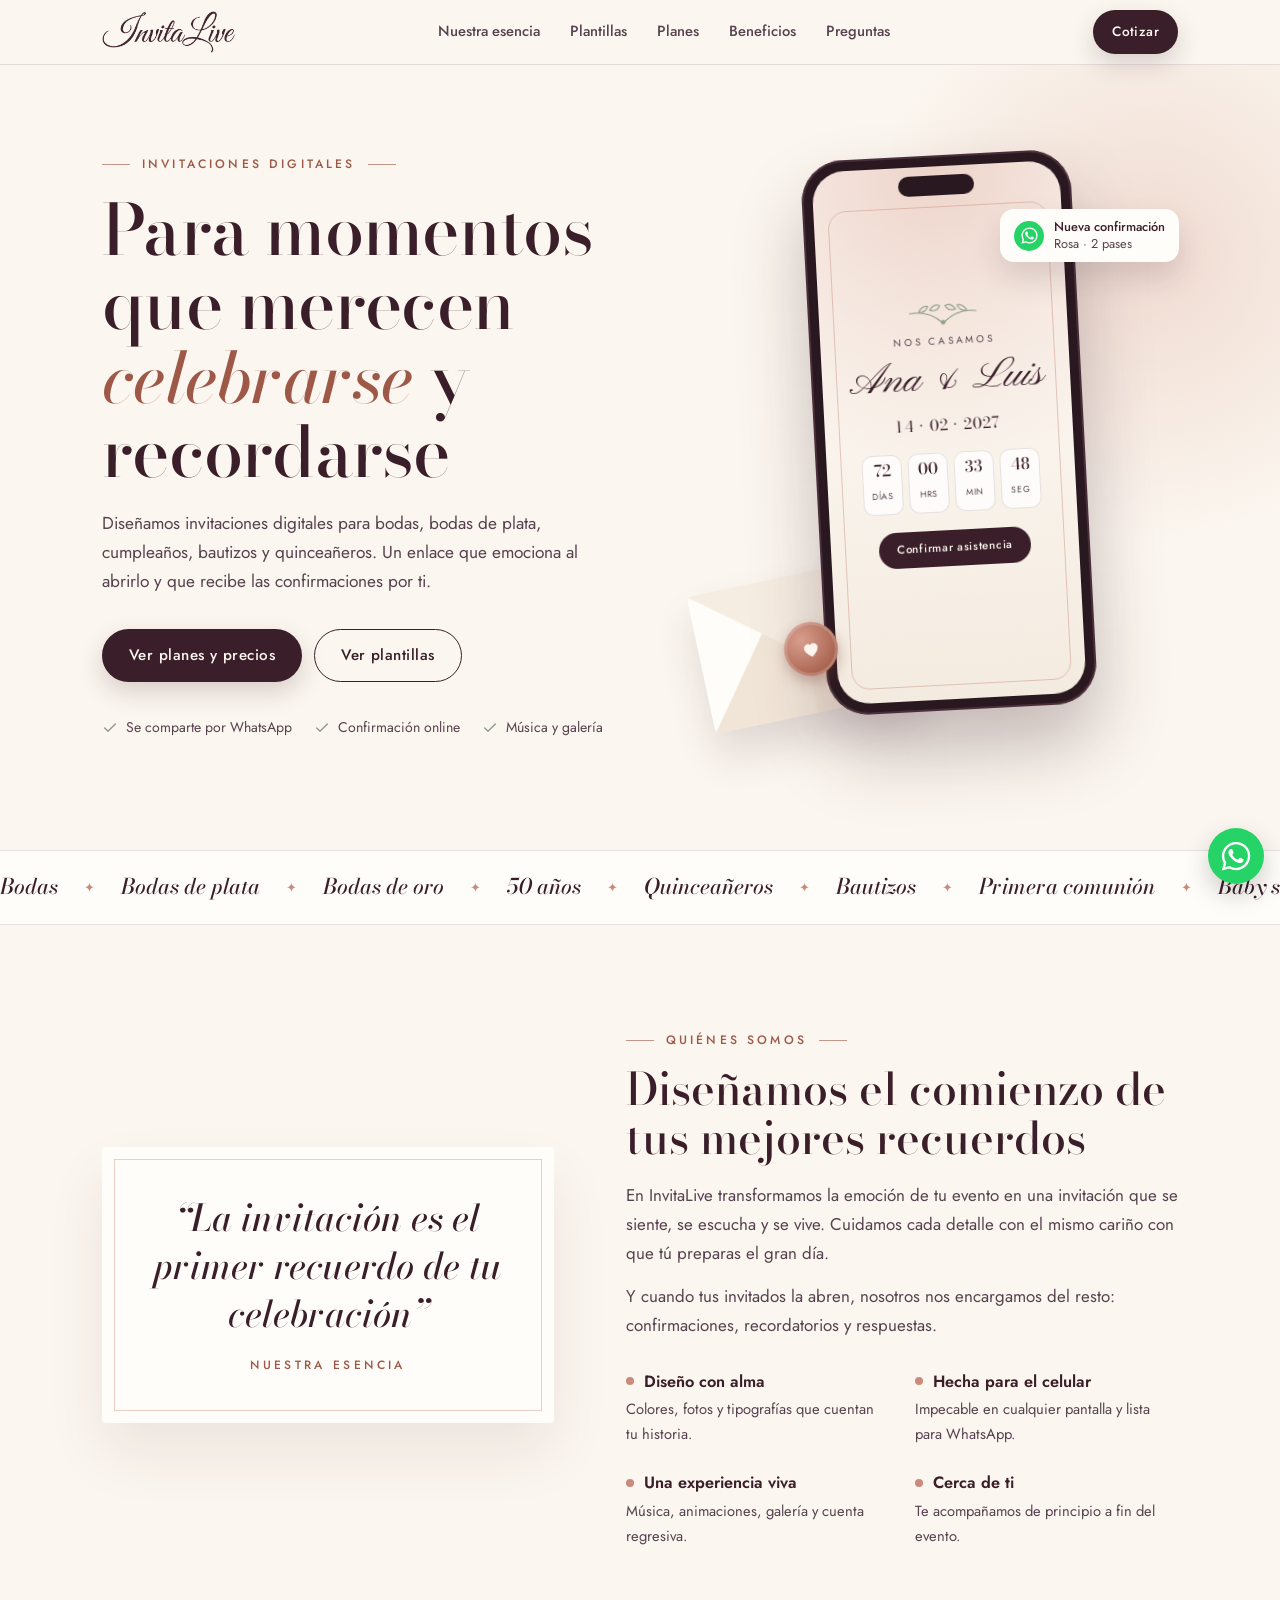
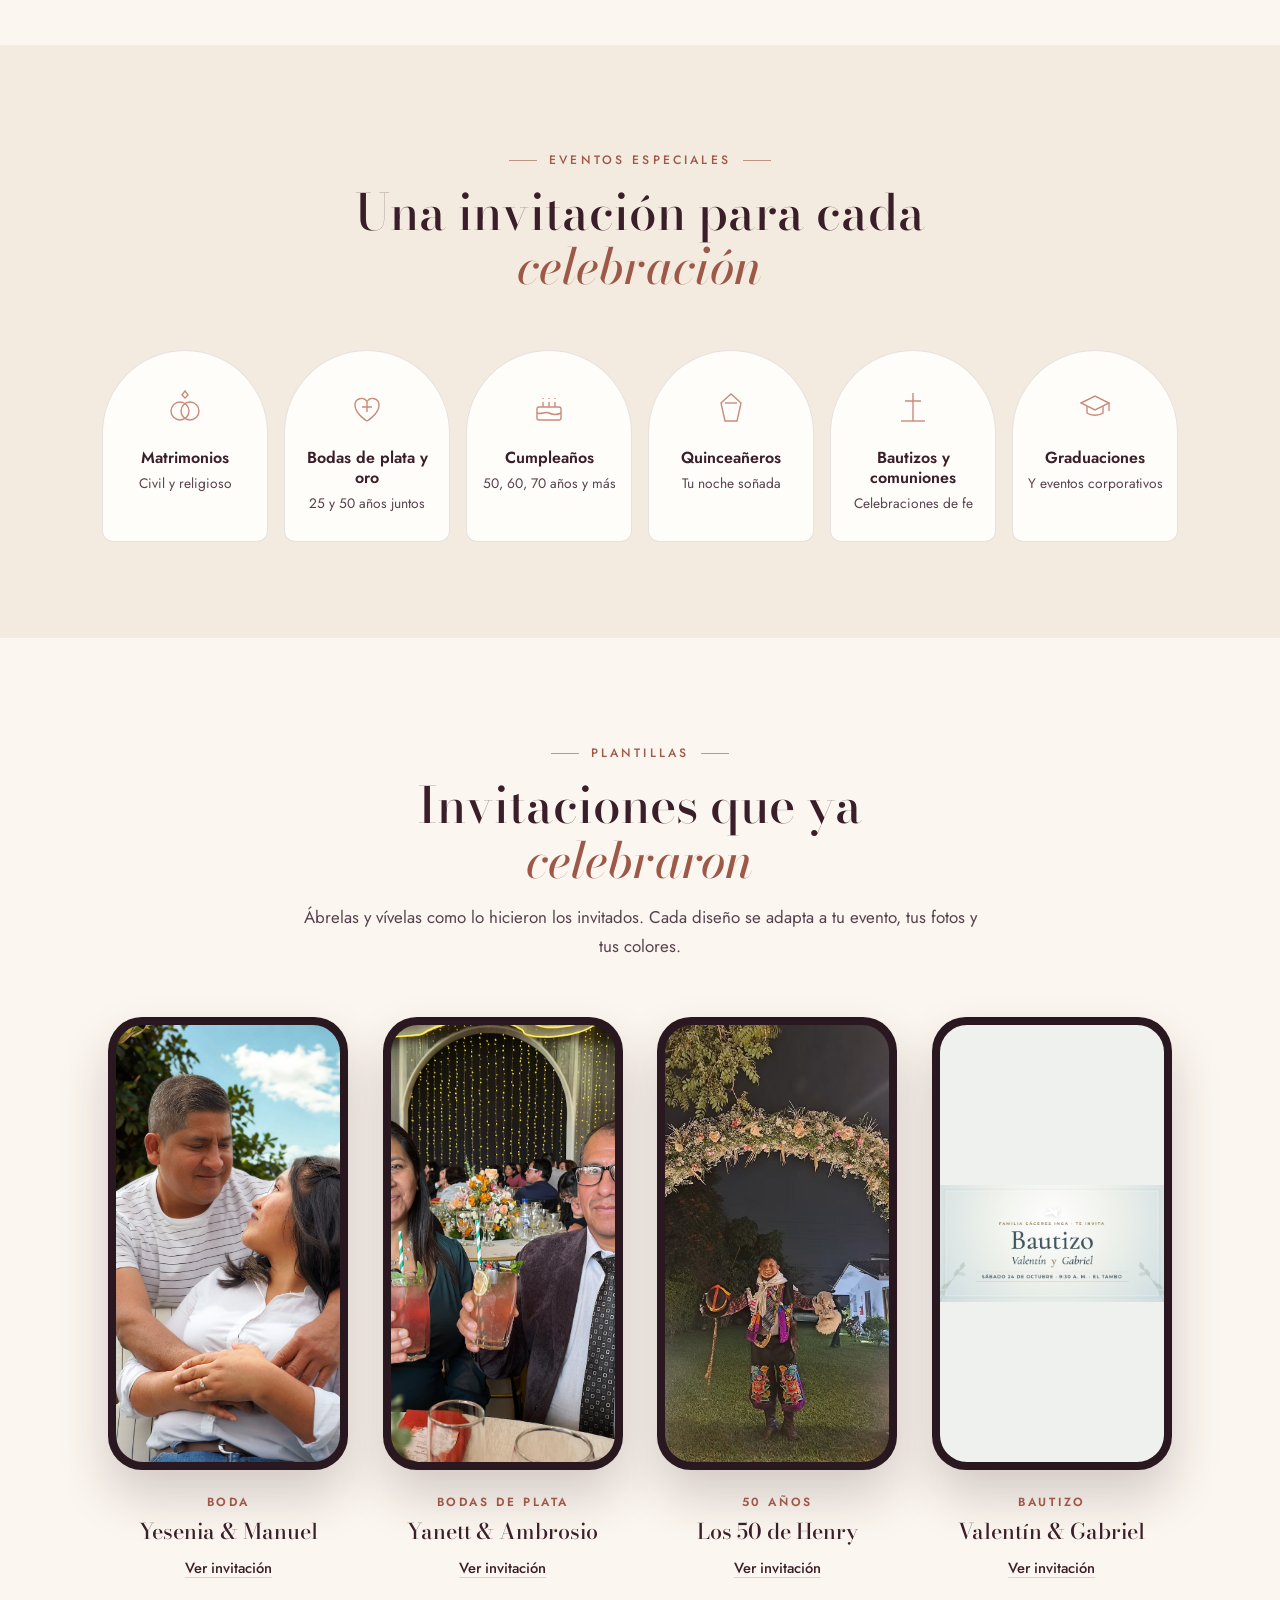
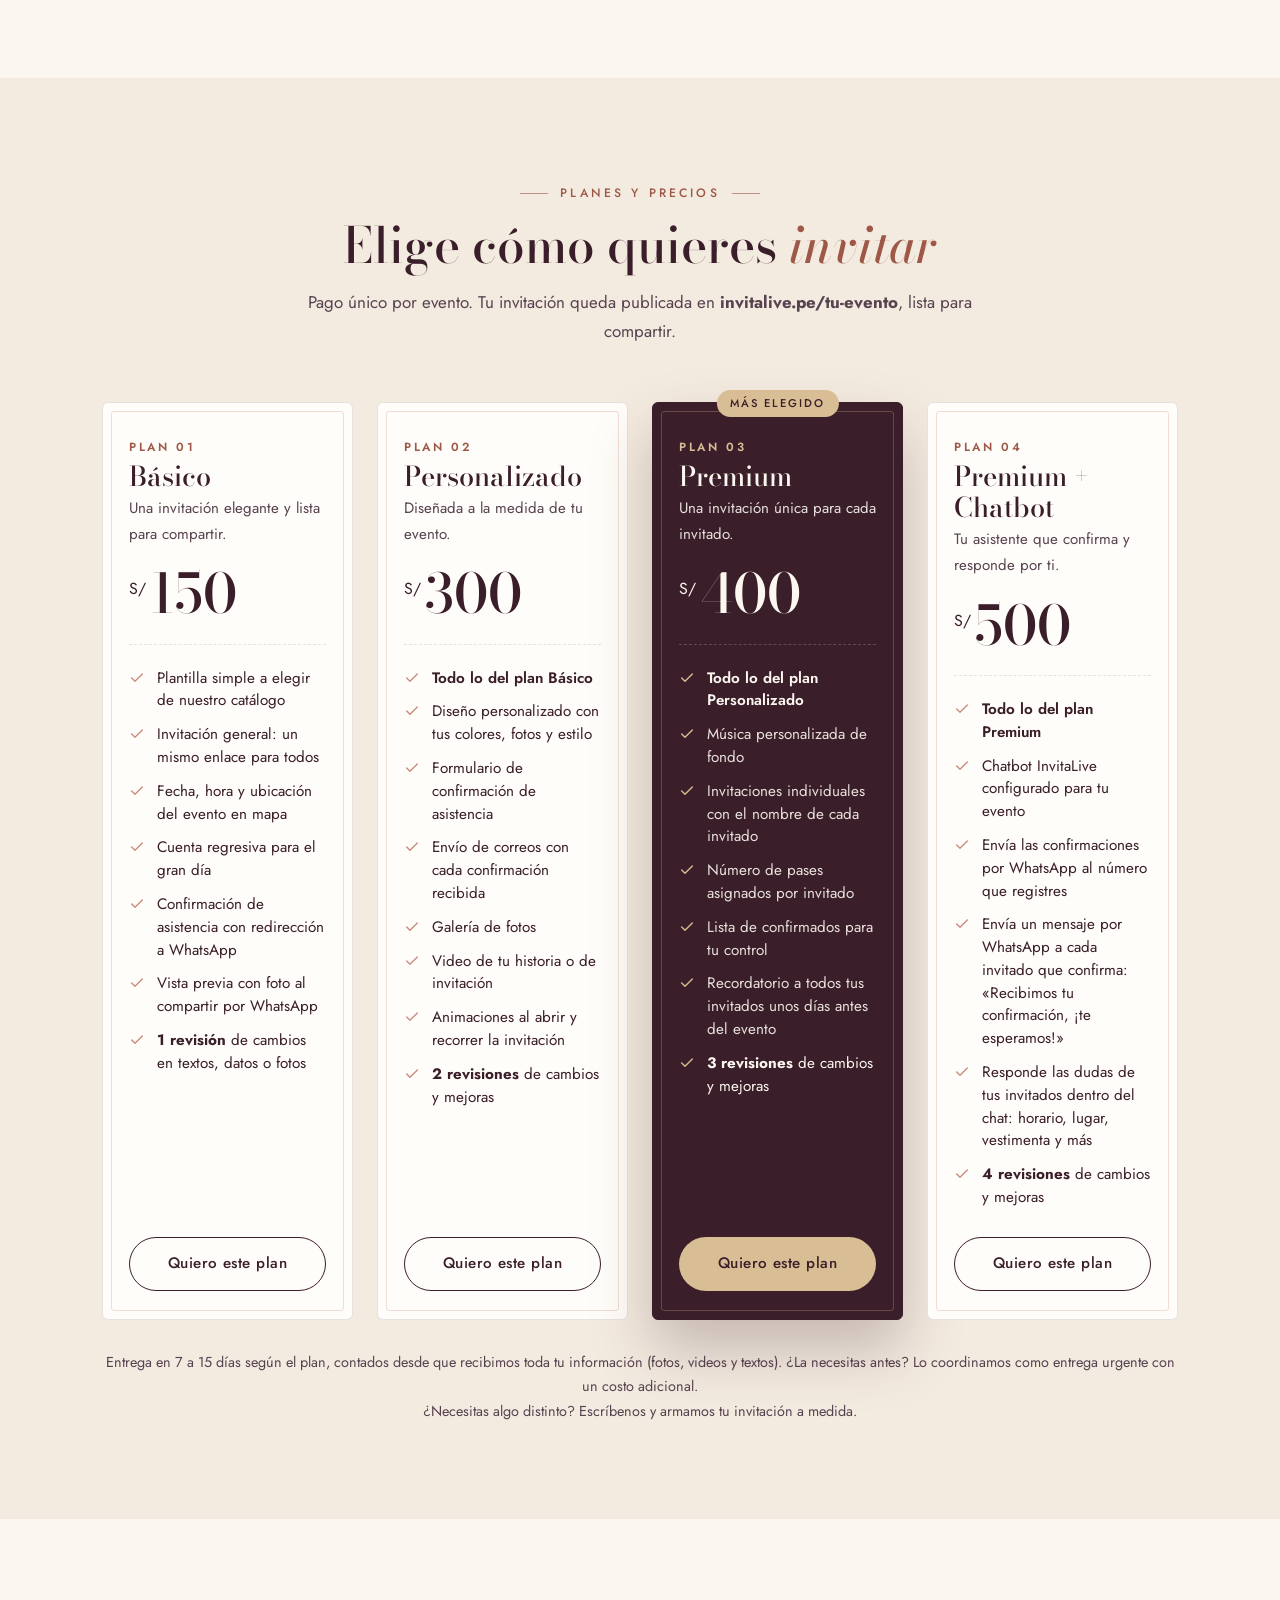
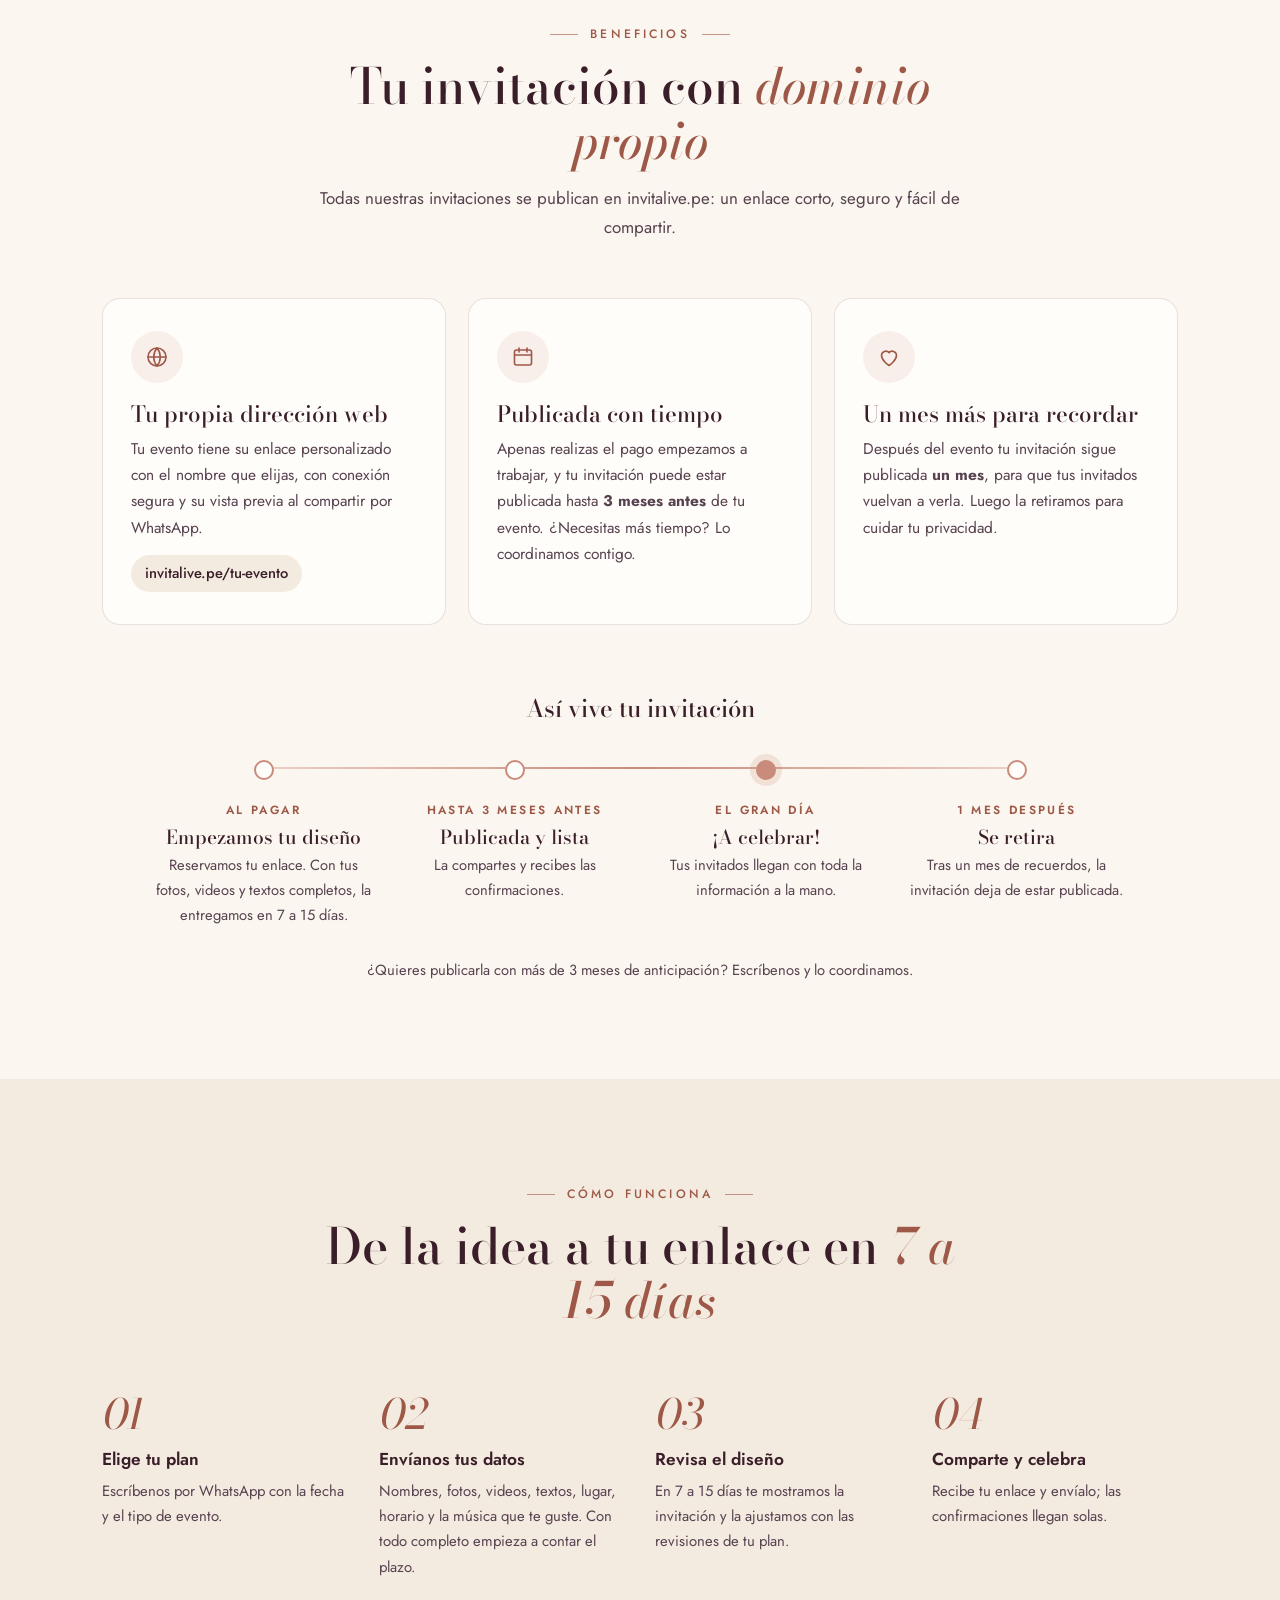
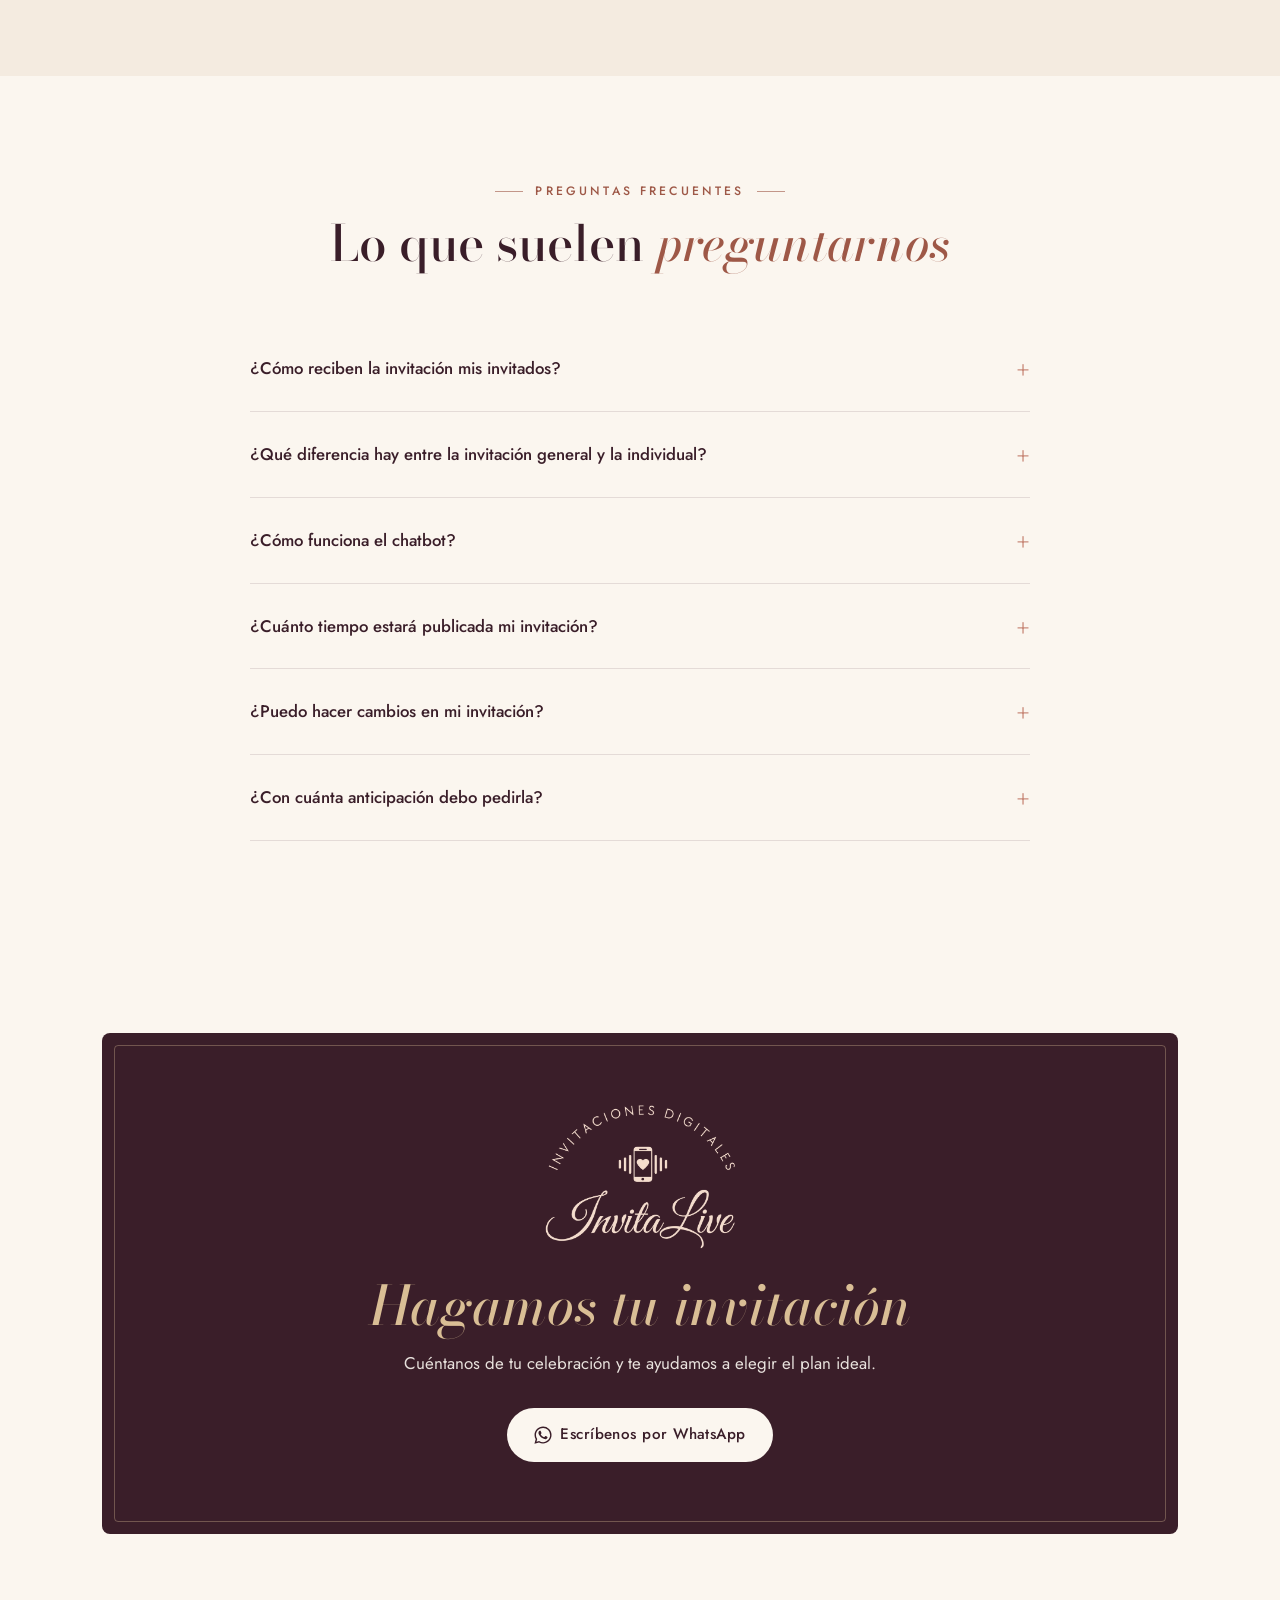
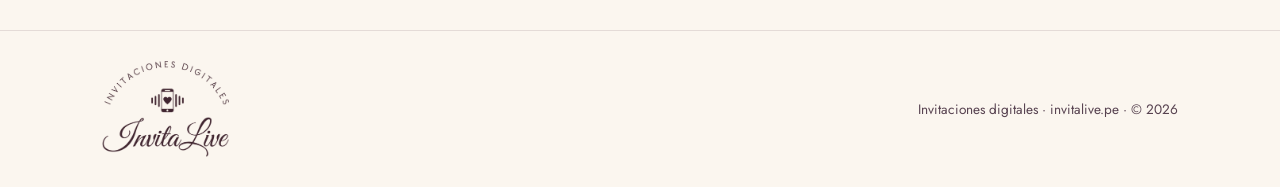
<file: index.html>
<!doctype html>
<html lang="es">
  <head>
    <meta charset="UTF-8" />
    <meta name="viewport" content="width=device-width, initial-scale=1.0" />
    <title>InvitaLive · Invitaciones digitales</title>
    <meta name="description" content="Invitaciones digitales para bodas, bodas de plata, cumpleaños, bautizos y quinceañeros. Diseños elegantes, confirmación online, música y chatbot. Planes desde S/ 150." />
    <meta name="theme-color" content="#FBF6EF" />
    <meta property="og:type" content="website" />
    <meta property="og:url" content="https://invitalive.pe/" />
    <meta property="og:title" content="InvitaLive · Invitaciones digitales" />
    <meta property="og:description" content="Para momentos que merecen celebrarse y recordarse. Planes desde S/ 150." />
    <meta property="og:image" content="https://invitalive.pe/img/compartir.jpg" />
    <link rel="icon" type="image/png" href="img/icono.png" />
    <link rel="apple-touch-icon" href="img/icono.png" />
    <link rel="preconnect" href="https://fonts.googleapis.com" />
    <link rel="preconnect" href="https://fonts.gstatic.com" crossorigin />
    <link href="https://fonts.googleapis.com/css2?family=Bodoni+Moda:ital,opsz,wght@0,6..96,400;0,6..96,500;0,6..96,600;1,6..96,400;1,6..96,500&family=Pinyon+Script&family=Jost:wght@400;500;600&display=swap" rel="stylesheet" />
    <style>
      :root {
        --papel: #FBF6EF;
        --papel-2: #F4EBE0;
        --blanco: #FFFDF9;
        --tinta: #3A1E29;
        --tinta-suave: #574250;
        --rosa: #C98B7B;
        --rosa-texto: #9E5847;
        --rosa-claro: #EBCFC4;
        --champan: #D9BE95;
        --salvia: #8E9C86;
        --linea: rgba(58, 30, 41, 0.12);
        --wsp: #25D366;
        --titulo: 'Bodoni Moda', Georgia, serif;
        --script: 'Pinyon Script', cursive;
        --texto: 'Jost', system-ui, sans-serif;
      }
      * { box-sizing: border-box; margin: 0; padding: 0; }
      html { scroll-behavior: smooth; scroll-padding-top: 72px; }
      body {
        background: var(--papel);
        color: var(--tinta);
        font-family: var(--texto);
        font-weight: 400;
        font-size: 1.06rem;
        line-height: 1.7;
        overflow-x: hidden;
      }
      img { display: block; max-width: 100%; }
      a { color: inherit; }
      .contenedor { width: 100%; max-width: 1140px; margin: 0 auto; padding: 0 16px; }
      @media (min-width: 640px) { .contenedor { padding: 0 32px; } }

      .script { font-family: var(--script); font-weight: 400; color: var(--rosa); }
      .antetitulo {
        display: inline-flex; align-items: center; gap: 12px;
        font-size: 0.76rem; font-weight: 500; letter-spacing: 0.26em; text-transform: uppercase; color: var(--rosa-texto);
      }
      .antetitulo::before, .antetitulo::after { content: ''; width: 28px; height: 1px; background: currentColor; opacity: .6; }

      /* ---------- Botones ---------- */
      .boton {
        display: inline-flex; align-items: center; justify-content: center; gap: 8px;
        padding: 13px 26px; border-radius: 999px; border: 1px solid transparent;
        font-family: var(--texto); font-size: 0.95rem; font-weight: 500; letter-spacing: 0.03em;
        text-decoration: none; cursor: pointer; transition: transform .2s, background .2s, box-shadow .2s;
      }
      .boton:hover { transform: translateY(-2px); }
      .boton-tinta { background: var(--tinta); color: var(--papel); box-shadow: 0 10px 24px rgba(58, 30, 41, .18); }
      .boton-tinta:hover { background: #4E2938; }
      .boton-borde { border-color: var(--tinta); color: var(--tinta); background: transparent; }
      .boton-borde:hover { background: rgba(58, 30, 41, .05); }
      .boton-chico { padding: 9px 18px; font-size: 0.85rem; }
      .boton svg { width: 18px; height: 18px; flex: none; }

      /* ---------- Navegación ---------- */
      .nav {
        position: sticky; top: 0; z-index: 20;
        background: rgba(251, 246, 239, 0.88);
        backdrop-filter: blur(10px); -webkit-backdrop-filter: blur(10px);
        border-bottom: 1px solid var(--linea);
      }
      .nav .contenedor { display: flex; align-items: center; justify-content: space-between; height: 64px; gap: 16px; }
      .logo { display: inline-flex; align-items: center; gap: 10px; text-decoration: none; }
      .logo img { height: 42px; width: auto; }
      .logo-pie img { height: 96px; }
      .nav ul { display: none; list-style: none; gap: 30px; font-size: 0.92rem; }
      .nav ul a { text-decoration: none; font-weight: 500; color: var(--tinta-suave); transition: color .2s; }
      .nav ul a:hover { color: var(--tinta); }
      @media (min-width: 860px) { .nav ul { display: flex; } }

      /* ---------- Portada ---------- */
      .portada { position: relative; padding: 56px 0 80px; overflow: hidden; }
      .portada::before {
        content: ''; position: absolute; width: 620px; height: 620px; right: -180px; top: -120px; border-radius: 50%;
        background: radial-gradient(circle, rgba(235, 207, 196, .7), transparent 65%); pointer-events: none;
      }
      .portada .contenedor { position: relative; display: grid; gap: 56px; align-items: center; }
      @media (min-width: 920px) { .portada .contenedor { grid-template-columns: 1.1fr 0.9fr; } .portada { padding: 80px 0 110px; } }
      .portada h1 {
        font-family: var(--titulo); font-weight: 500; font-size: clamp(2.6rem, 8vw, 4.4rem);
        line-height: 1.05; letter-spacing: -0.01em; margin: 18px 0 20px;
      }
      .portada h1 em { font-style: italic; color: var(--rosa-texto); }
      .portada .bajada { max-width: 520px; color: var(--tinta-suave); font-size: 1.08rem; }
      .portada .acciones { display: flex; flex-wrap: wrap; gap: 12px; margin-top: 32px; }
      .confianza { display: flex; flex-wrap: wrap; gap: 8px 22px; margin-top: 34px; font-size: 0.88rem; color: var(--tinta-suave); }
      .confianza span { display: inline-flex; align-items: center; gap: 8px; }
      .confianza svg { width: 16px; height: 16px; color: var(--salvia); }

      /* Escena: celular + sobre */
      .escena { position: relative; display: flex; justify-content: center; padding: 10px 0 30px; }
      .celular {
        position: relative; z-index: 2; width: 270px; aspect-ratio: 9 / 18.5;
        border-radius: 42px; padding: 11px; background: #2A1820;
        box-shadow: 0 40px 70px rgba(58, 30, 41, .28), inset 0 0 0 2px #4A2E3A;
        transform: rotate(-3deg);
      }
      .celular .pantalla {
        position: relative; height: 100%; border-radius: 32px; overflow: hidden; text-align: center;
        background:
          radial-gradient(circle at 50% 0%, rgba(235, 207, 196, .9), transparent 55%),
          linear-gradient(180deg, var(--blanco), var(--papel-2));
        display: flex; flex-direction: column; align-items: center; justify-content: center; padding: 30px 22px;
      }
      .pantalla::before {
        content: ''; position: absolute; top: 9px; left: 50%; width: 76px; height: 20px; transform: translateX(-50%);
        border-radius: 999px; background: #2A1820;
      }
      .pantalla .marco { position: absolute; inset: 40px 14px 14px; border: 1px solid rgba(201, 139, 123, .45); border-radius: 18px; pointer-events: none; }
      .pantalla .ramo { width: 74px; color: var(--salvia); margin-bottom: 6px; }
      .pantalla small { font-size: 0.62rem; letter-spacing: 0.28em; text-transform: uppercase; color: var(--tinta-suave); }
      .pantalla .nombres { font-family: var(--script); font-size: 2.6rem; line-height: 1.05; color: var(--tinta); margin: 8px 0 4px; }
      .pantalla .fecha { font-family: var(--titulo); font-size: 0.95rem; letter-spacing: 0.08em; margin: 6px 0 14px; }
      .pantalla .cuenta { display: flex; gap: 6px; margin-bottom: 18px; }
      .pantalla .cuenta div { width: 40px; padding: 6px 0; border-radius: 10px; background: rgba(255,255,255,.75); border: 1px solid var(--linea); }
      .pantalla .cuenta b { display: block; font-family: var(--titulo); font-weight: 500; font-size: 1rem; line-height: 1.1; }
      .pantalla .cuenta span { font-size: 0.55rem; letter-spacing: .1em; text-transform: uppercase; color: var(--tinta-suave); }
      .pantalla .confirmar { font-size: 0.72rem; font-weight: 500; letter-spacing: .06em; padding: 8px 18px; border-radius: 999px; background: var(--tinta); color: var(--papel); }

      .sobre {
        position: absolute; z-index: 1; left: calc(50% - 250px); bottom: 26px; width: 210px; aspect-ratio: 3 / 2;
        background: var(--blanco); border-radius: 6px; transform: rotate(-12deg);
        box-shadow: 0 24px 40px rgba(58, 30, 41, .14);
        overflow: hidden;
      }
      .sobre::before, .sobre::after { content: ''; position: absolute; inset: 0; }
      .sobre::before { background: linear-gradient(to bottom right, transparent 49.5%, #F1E5D8 50%) , linear-gradient(to bottom left, transparent 49.5%, #EFE1D3 50%); background-size: 50% 100%; background-position: left, right; background-repeat: no-repeat; }
      .sobre::after { clip-path: polygon(0 0, 100% 0, 50% 58%); background: #F6EDE2; box-shadow: none; }
      .lacre {
        position: absolute; z-index: 3; left: calc(50% - 165px); bottom: 64px; width: 54px; height: 54px; border-radius: 50%;
        display: grid; place-items: center; transform: rotate(-12deg);
        background: radial-gradient(circle at 35% 30%, #D99E8E, #A9634F 72%);
        color: #FFF4EE; font-family: var(--titulo); font-style: italic; font-size: 1.05rem;
        box-shadow: 0 6px 14px rgba(120, 60, 45, .35), inset 0 0 0 3px rgba(255,255,255,.18);
      }
      .lacre svg { width: 22px; height: 22px; }
      .tarjeta-flotante {
        position: absolute; z-index: 3; right: calc(50% - 230px); top: 64px;
        display: flex; align-items: center; gap: 10px; padding: 10px 14px; border-radius: 14px;
        background: var(--blanco); box-shadow: 0 16px 30px rgba(58, 30, 41, .14); font-size: 0.8rem; line-height: 1.3;
        animation: flotar 5s ease-in-out infinite;
      }
      .tarjeta-flotante .punto { width: 30px; height: 30px; border-radius: 50%; display: grid; place-items: center; background: var(--wsp); color: #fff; }
      .tarjeta-flotante .punto svg { width: 17px; height: 17px; }
      .tarjeta-flotante b { font-weight: 500; display: block; }
      .tarjeta-flotante span { color: var(--tinta-suave); }
      @media (max-width: 520px) {
        .sobre { left: 8px; width: 160px; }
        .lacre { left: 72px; }
        .tarjeta-flotante { right: 0; top: 30px; }
      }
      @keyframes flotar { 0%, 100% { transform: translateY(0); } 50% { transform: translateY(-8px); } }

      /* ---------- Cinta de eventos ---------- */
      .cinta { border-block: 1px solid var(--linea); background: var(--blanco); overflow: hidden; padding: 18px 0; }
      .cinta .pista { display: flex; width: max-content; animation: deslizar 38s linear infinite; }
      .cinta span { display: inline-flex; align-items: center; gap: 26px; padding-right: 26px; white-space: nowrap; font-family: var(--titulo); font-style: italic; font-weight: 500; font-size: 1.35rem; }
      .cinta span::after { content: '✦'; font-style: normal; font-size: .8rem; color: var(--rosa); }
      @keyframes deslizar { to { transform: translateX(-50%); } }

      /* ---------- Secciones ---------- */
      section.bloque { padding: 96px 0; }
      section.bloque.tono { background: var(--papel-2); }
      .encabezado { text-align: center; max-width: 680px; margin: 0 auto 56px; }
      .encabezado h2 { font-family: var(--titulo); font-weight: 500; font-size: clamp(2.1rem, 6vw, 3.1rem); line-height: 1.1; margin: 14px 0 16px; }
      .encabezado h2 em { font-style: italic; color: var(--rosa-texto); }
      .encabezado p { color: var(--tinta-suave); }

      /* Esencia */
      .esencia { display: grid; gap: 40px; align-items: center; }
      @media (min-width: 900px) { .esencia { grid-template-columns: 0.9fr 1.1fr; gap: 72px; } }
      .esencia .cita {
        position: relative; padding: 48px 34px; text-align: center; border-radius: 4px;
        background: var(--blanco); box-shadow: 0 30px 60px rgba(58, 30, 41, .08);
      }
      .esencia .cita::before { content: ''; position: absolute; inset: 12px; border: 1px solid var(--rosa-claro); pointer-events: none; }
      .esencia .cita .frase { font-family: var(--titulo); font-style: italic; font-weight: 500; font-size: clamp(1.7rem, 5vw, 2.3rem); line-height: 1.3; color: var(--tinta); }
      .esencia .cita small { display: block; margin-top: 16px; font-size: .75rem; letter-spacing: .28em; text-transform: uppercase; color: var(--rosa-texto); font-weight: 500; }
      .esencia h2 { font-family: var(--titulo); font-weight: 500; font-size: clamp(2rem, 5.5vw, 2.8rem); line-height: 1.1; margin: 14px 0 18px; }
      .esencia > div > p { color: var(--tinta-suave); margin-bottom: 14px; }
      .valores { display: grid; grid-template-columns: repeat(2, 1fr); gap: 22px 26px; margin-top: 28px; }
      .valores h3 { font-family: var(--texto); font-weight: 600; font-size: 1.02rem; margin-bottom: 2px; display: flex; gap: 10px; align-items: center; }
      .valores h3::before { content: ''; width: 8px; height: 8px; border-radius: 50%; background: var(--rosa); flex: none; }
      .valores p { font-size: .92rem; color: var(--tinta-suave); }
      @media (max-width: 460px) { .valores { grid-template-columns: 1fr; } }

      /* Eventos */
      .eventos { display: grid; gap: 16px; grid-template-columns: repeat(2, 1fr); }
      @media (min-width: 760px) { .eventos { grid-template-columns: repeat(3, 1fr); } }
      @media (min-width: 1040px) { .eventos { grid-template-columns: repeat(6, 1fr); } }
      .evento { text-align: center; padding: 26px 14px; border-radius: 120px 120px 16px 16px; background: var(--blanco); border: 1px solid var(--linea); transition: transform .25s, box-shadow .25s; }
      .evento:hover { transform: translateY(-4px); box-shadow: 0 18px 36px rgba(58, 30, 41, .09); }
      .evento svg { width: 40px; height: 40px; margin: 10px auto 12px; color: var(--rosa); }
      .evento h3 { font-family: var(--texto); font-weight: 600; font-size: 1rem; line-height: 1.25; }
      .evento p { font-size: .86rem; color: var(--tinta-suave); margin-top: 4px; }

      /* Plantillas */
      .plantillas { display: grid; gap: 34px 22px; grid-template-columns: 1fr; }
      @media (min-width: 560px) { .plantillas { grid-template-columns: repeat(2, 1fr); } }
      @media (min-width: 1000px) { .plantillas { grid-template-columns: repeat(4, 1fr); } }
      .plantilla { text-decoration: none; text-align: center; display: block; }
      .plantilla .mini-cel {
        width: min(240px, 100%); margin: 0 auto; aspect-ratio: 9 / 17; padding: 8px; border-radius: 34px;
        background: #2A1820; box-shadow: 0 26px 50px rgba(58, 30, 41, .2); transition: transform .3s;
      }
      .plantilla:hover .mini-cel { transform: translateY(-6px) rotate(-1.5deg); }
      .plantilla .mini-cel img { width: 100%; height: 100%; object-fit: cover; border-radius: 27px; }
      .plantilla .ajustar img { object-fit: contain; background: #EEF1EE; }
      .plantilla .tipo { display: block; margin-top: 22px; font-size: .74rem; font-weight: 600; letter-spacing: .22em; text-transform: uppercase; color: var(--rosa-texto); }
      .plantilla h3 { font-family: var(--titulo); font-weight: 500; font-size: 1.35rem; margin: 2px 0; }
      .plantilla .ver { font-size: .92rem; font-weight: 500; color: var(--tinta); text-decoration: underline; text-underline-offset: 4px; text-decoration-color: var(--rosa-claro); }

      /* Planes */
      .planes { display: grid; gap: 24px; grid-template-columns: 1fr; align-items: stretch; }
      @media (min-width: 700px) { .planes { grid-template-columns: repeat(2, 1fr); } }
      @media (min-width: 1100px) { .planes { grid-template-columns: repeat(4, 1fr); } }
      .plan {
        position: relative; display: flex; flex-direction: column; padding: 34px 26px 28px;
        background: var(--blanco); border: 1px solid var(--linea); border-radius: 6px;
      }
      .plan::before { content: ''; position: absolute; inset: 8px; border: 1px solid var(--rosa-claro); border-radius: 3px; pointer-events: none; opacity: .7; }
      .plan.destacado { background: var(--tinta); color: var(--papel); border-color: var(--tinta); box-shadow: 0 30px 60px rgba(58, 30, 41, .25); }
      .plan.destacado::before { border-color: rgba(217, 190, 149, .4); }
      .plan .etiqueta {
        position: absolute; top: -13px; left: 50%; transform: translateX(-50%); white-space: nowrap;
        padding: 4px 14px; border-radius: 999px; font-size: .7rem; font-weight: 500; letter-spacing: .18em; text-transform: uppercase;
        background: var(--champan); color: var(--tinta);
      }
      .plan .numero { font-size: .74rem; font-weight: 600; letter-spacing: .22em; text-transform: uppercase; color: var(--rosa-texto); margin-bottom: 4px; }
      .plan.destacado .numero { color: var(--champan); }
      .plan h3 { font-family: var(--titulo); font-weight: 500; font-size: 1.7rem; line-height: 1.15; }
      .plan .resumen { font-size: .94rem; color: var(--tinta-suave); margin-top: 4px; min-height: 3em; }
      .plan.destacado .resumen, .plan.destacado li { color: rgba(251, 246, 239, .9); }
      .precio { display: flex; align-items: flex-start; gap: 4px; margin: 20px 0 22px; padding-bottom: 22px; border-bottom: 1px dashed var(--linea); }
      .plan.destacado .precio { border-color: rgba(251, 246, 239, .2); }
      .precio .moneda { font-size: 1rem; margin-top: 8px; }
      .precio .monto { font-family: var(--titulo); font-weight: 500; font-size: 3.4rem; line-height: 1; }
      .plan ul { list-style: none; display: grid; align-content: start; gap: 11px; margin-bottom: 28px; flex: 1; }
      .plan li { display: grid; grid-template-columns: 18px 1fr; gap: 10px; font-size: .95rem; line-height: 1.5; }
      .plan li svg { width: 16px; height: 16px; margin-top: 3px; color: var(--rosa); }
      .plan.destacado li svg { color: var(--champan); }
      .plan li.revision { color: var(--tinta); }
      .plan.destacado li.revision { color: var(--papel); }
      .plan li.base { font-weight: 600; color: var(--tinta); }
      .plan.destacado li.base { color: var(--papel); }
      .plan .boton { width: 100%; }
      .plan.destacado .boton { background: var(--champan); color: var(--tinta); box-shadow: none; }
      .nota { text-align: center; color: var(--tinta-suave); font-size: .9rem; margin-top: 30px; }

      /* Beneficios */
      .beneficios { display: grid; gap: 22px; grid-template-columns: 1fr; margin-bottom: 64px; }
      @media (min-width: 860px) { .beneficios { grid-template-columns: repeat(3, 1fr); } }
      .beneficio { padding: 32px 28px; background: var(--blanco); border: 1px solid var(--linea); border-radius: 18px; }
      .beneficio .icono { width: 52px; height: 52px; border-radius: 50%; display: grid; place-items: center; margin-bottom: 18px; background: rgba(201, 139, 123, .12); color: var(--rosa-texto); }
      .beneficio .icono svg { width: 24px; height: 24px; }
      .beneficio h3 { font-family: var(--titulo); font-weight: 500; font-size: 1.4rem; line-height: 1.2; margin-bottom: 8px; }
      .beneficio p { color: var(--tinta-suave); font-size: .97rem; }
      .beneficio .dominio { display: inline-block; margin-top: 14px; padding: 6px 14px; border-radius: 999px; background: var(--papel-2); font-weight: 500; font-size: .92rem; }

      .linea-tiempo { position: relative; display: grid; gap: 0; grid-template-columns: 1fr; max-width: 980px; margin: 0 auto; }
      .linea-tiempo h3.titulo-lt { text-align: center; font-family: var(--titulo); font-weight: 500; font-size: 1.5rem; margin-bottom: 30px; }
      .hitos { position: relative; display: grid; grid-template-columns: 1fr; gap: 26px; list-style: none; padding-left: 34px; }
      .hitos::before { content: ''; position: absolute; left: 11px; top: 8px; bottom: 8px; width: 2px; background: linear-gradient(var(--rosa-claro), var(--rosa), var(--rosa-claro)); }
      .hito { position: relative; }
      .hito::before { content: ''; position: absolute; left: -30px; top: 5px; width: 16px; height: 16px; border-radius: 50%; background: var(--blanco); border: 2px solid var(--rosa); }
      .hito.fiesta::before { background: var(--rosa); box-shadow: 0 0 0 6px rgba(201, 139, 123, .2); }
      .hito .cuando { font-size: .74rem; font-weight: 600; letter-spacing: .2em; text-transform: uppercase; color: var(--rosa-texto); }
      .hito h4 { font-family: var(--titulo); font-weight: 500; font-size: 1.2rem; line-height: 1.25; margin: 2px 0 4px; }
      .hito p { font-size: .92rem; color: var(--tinta-suave); }
      @media (min-width: 860px) {
        .hitos { grid-template-columns: repeat(4, 1fr); gap: 24px; padding-left: 0; padding-top: 34px; text-align: center; }
        .hitos::before { left: 12%; right: 12%; top: 7px; bottom: auto; width: auto; height: 2px; background: linear-gradient(90deg, var(--rosa-claro), var(--rosa), var(--rosa-claro)); }
        .hito::before { left: 50%; top: -34px; transform: translateX(-50%); }
      }
      .aviso-lt { text-align: center; margin-top: 30px; font-size: .92rem; color: var(--tinta-suave); }

      /* Pasos */
      .pasos { display: grid; gap: 30px; grid-template-columns: 1fr; counter-reset: paso; }
      @media (min-width: 780px) { .pasos { grid-template-columns: repeat(4, 1fr); } }
      .paso { position: relative; padding-top: 10px; }
      .paso::before { counter-increment: paso; content: '0' counter(paso); display: block; font-family: var(--titulo); font-style: italic; font-size: 2.6rem; line-height: 1; color: var(--rosa-texto); margin-bottom: 10px; }
      .paso h3 { font-family: var(--texto); font-weight: 600; font-size: 1.08rem; margin-bottom: 4px; }
      .paso p { color: var(--tinta-suave); font-size: .93rem; }

      /* Preguntas */
      .preguntas { max-width: 780px; margin: 0 auto; }
      details { border-bottom: 1px solid var(--linea); }
      summary { cursor: pointer; list-style: none; padding: 22px 0; display: flex; justify-content: space-between; align-items: center; gap: 20px; font-family: var(--texto); font-weight: 500; font-size: 1.05rem; }
      summary::-webkit-details-marker { display: none; }
      summary::after { content: '+'; font-family: var(--texto); font-size: 1.5rem; font-weight: 300; color: var(--rosa); transition: transform .2s; }
      details[open] summary::after { transform: rotate(45deg); }
      details p { padding-bottom: 22px; color: var(--tinta-suave); }

      /* Cierre */
      .cierre { padding: 0 0 96px; }
      .cierre .caja {
        position: relative; text-align: center; padding: 72px 24px; border-radius: 8px; overflow: hidden;
        background: var(--tinta); color: var(--papel);
      }
      .cierre .caja::before { content: ''; position: absolute; inset: 12px; border: 1px solid rgba(217, 190, 149, .35); border-radius: 4px; pointer-events: none; }
      .cierre .logo-cierre { position: relative; width: 190px; height: auto; margin: 0 auto 26px; }
      .cierre .titulo-cierre { font-family: var(--titulo); font-style: italic; font-weight: 500; font-size: clamp(2.2rem, 7vw, 3.4rem); line-height: 1.15; color: var(--champan); }
      .cierre p { max-width: 520px; margin: 12px auto 30px; color: rgba(251, 246, 239, .9); }
      .cierre .boton { background: var(--papel); color: var(--tinta); }

      footer { border-top: 1px solid var(--linea); padding: 30px 0; }
      footer .contenedor { display: flex; flex-wrap: wrap; gap: 12px; justify-content: space-between; align-items: center; font-size: .85rem; color: var(--tinta-suave); }

      .flotante {
        position: fixed; right: 16px; bottom: 16px; z-index: 30; width: 56px; height: 56px; border-radius: 50%;
        display: grid; place-items: center; background: var(--wsp); color: #fff; box-shadow: 0 10px 26px rgba(0,0,0,.2); transition: transform .2s;
      }
      .flotante:hover { transform: scale(1.07); }
      .flotante svg { width: 30px; height: 30px; }

      /* ---------- Animaciones ---------- */
      .portada .contenedor { z-index: 1; }
      .entrar { animation: subir .9s cubic-bezier(.2,.7,.2,1) both; animation-delay: var(--d, 0s); }
      @keyframes subir { from { opacity: 0; transform: translateY(26px); } to { opacity: 1; transform: none; } }

      .celular { animation: celular-entra 1.1s .35s cubic-bezier(.2,.7,.2,1) both, celular-flota 6s 1.6s ease-in-out infinite; }
      @keyframes celular-entra { from { opacity: 0; transform: translateY(60px) rotate(4deg); } to { opacity: 1; transform: rotate(-3deg); } }
      @keyframes celular-flota { 0%, 100% { transform: rotate(-3deg) translateY(0); } 50% { transform: rotate(-2deg) translateY(-12px); } }
      .sobre { animation: sobre-entra 1s .7s cubic-bezier(.2,.7,.2,1) both; }
      @keyframes sobre-entra { from { opacity: 0; transform: translateX(-50px) rotate(-30deg); } to { opacity: 1; transform: rotate(-12deg); } }
      .lacre { animation: sellar .55s 1.35s cubic-bezier(.3,1.6,.5,1) both; }
      @keyframes sellar { from { opacity: 0; transform: scale(1.9) rotate(-12deg); } to { opacity: 1; transform: scale(1) rotate(-12deg); } }
      .lacre svg { animation: latir 1.6s 2s ease-in-out infinite; }
      @keyframes latir { 0%, 100% { transform: scale(1); } 15% { transform: scale(1.22); } 30% { transform: scale(1); } 45% { transform: scale(1.14); } 60% { transform: scale(1); } }
      .tarjeta-flotante { animation: tarjeta-entra .6s 2.1s cubic-bezier(.3,1.4,.5,1) both, flotar 5s 2.8s ease-in-out infinite; }
      @keyframes tarjeta-entra { from { opacity: 0; transform: translateY(14px) scale(.85); } to { opacity: 1; transform: none; } }

      .pantalla > small, .pantalla .nombres, .pantalla .fecha, .pantalla .cuenta, .pantalla .confirmar { animation: subir .8s both; }
      .pantalla > small { animation-delay: 1s; }
      .pantalla .nombres { animation-delay: 1.15s; }
      .pantalla .fecha { animation-delay: 1.3s; }
      .pantalla .cuenta { animation-delay: 1.45s; }
      .pantalla .confirmar { animation: subir .8s 1.6s both, pulso 2.4s 2.6s ease-out infinite; }
      @keyframes pulso { 0% { box-shadow: 0 0 0 0 rgba(58, 30, 41, .35); } 70%, 100% { box-shadow: 0 0 0 12px rgba(58, 30, 41, 0); } }
      .ramo path { stroke-dasharray: 90; stroke-dashoffset: 90; animation: dibujar 1.8s .8s ease forwards; }
      .ramo circle { animation: subir .5s 2.2s both; }
      @keyframes dibujar { to { stroke-dashoffset: 0; } }
      .cuenta b { transition: transform .3s; }
      .cuenta b.cambio { animation: girar .5s ease; }
      @keyframes girar { from { opacity: .2; transform: translateY(-6px); } to { opacity: 1; transform: none; } }

      .petalos { position: absolute; inset: 0; overflow: hidden; pointer-events: none; z-index: 0; }
      .petalos span {
        position: absolute; top: -30px; width: 13px; height: 13px; opacity: 0;
        background: linear-gradient(135deg, #F3D6CB, var(--rosa-claro)); border-radius: 150% 0 150% 0;
        animation: caer linear infinite;
      }
      .petalos span:nth-child(1) { left: 8%;  animation-duration: 13s; animation-delay: 0s; }
      .petalos span:nth-child(2) { left: 22%; animation-duration: 16s; animation-delay: 4s; transform: scale(.7); }
      .petalos span:nth-child(3) { left: 38%; animation-duration: 12s; animation-delay: 7s; }
      .petalos span:nth-child(4) { left: 55%; animation-duration: 15s; animation-delay: 2s; width: 10px; height: 10px; }
      .petalos span:nth-child(5) { left: 68%; animation-duration: 14s; animation-delay: 9s; }
      .petalos span:nth-child(6) { left: 80%; animation-duration: 17s; animation-delay: 5s; width: 9px; height: 9px; }
      .petalos span:nth-child(7) { left: 92%; animation-duration: 13s; animation-delay: 11s; }
      .petalos span:nth-child(8) { left: 48%; animation-duration: 18s; animation-delay: 13s; width: 11px; height: 11px; }
      @keyframes caer {
        0% { opacity: 0; transform: translate(0, 0) rotate(0); }
        10% { opacity: .85; }
        50% { transform: translate(40px, 50vh) rotate(200deg); }
        90% { opacity: .6; }
        100% { opacity: 0; transform: translate(-20px, 100vh) rotate(420deg); }
      }

      .cinta:hover .pista { animation-play-state: paused; }
      .evento svg { transition: transform .4s cubic-bezier(.3,1.6,.5,1); }
      .evento:hover svg { transform: scale(1.15) rotate(-6deg); }
      .planes .plan { transition: transform .35s ease, box-shadow .35s ease, opacity .8s ease; }
      .plan.visible:hover { transform: translateY(-8px); box-shadow: 0 30px 60px rgba(58, 30, 41, .14); }
      .plan.destacado.visible:hover { box-shadow: 0 36px 70px rgba(58, 30, 41, .32); }
      .paso::before { transition: transform .4s; }
      .paso:hover::before { transform: translateX(6px); }
      .flotante { animation: llamar 6s 4s ease-in-out infinite; }
      @keyframes llamar { 0%, 88%, 100% { transform: none; } 91% { transform: rotate(-12deg) scale(1.08); } 94% { transform: rotate(10deg) scale(1.08); } 97% { transform: rotate(-6deg); } }
      .boton-tinta, .plan.destacado .boton { position: relative; overflow: hidden; }
      .boton-tinta::after, .plan.destacado .boton::after {
        content: ''; position: absolute; top: 0; left: -60%; width: 40%; height: 100%;
        background: linear-gradient(100deg, transparent, rgba(255,255,255,.28), transparent); transform: skewX(-20deg);
        transition: left .7s ease;
      }
      .boton-tinta:hover::after, .plan.destacado .boton:hover::after { left: 120%; }

      .revelar { opacity: 0; transform: translateY(20px); transition: opacity .8s ease, transform .8s ease; }
      .revelar.visible { opacity: 1; transform: none; }
      @media (prefers-reduced-motion: reduce) {
        html { scroll-behavior: auto; }
        .revelar { opacity: 1; transform: none; transition: none; }
        *, *::before, *::after { animation: none !important; transition: none !important; }
        .ramo path { stroke-dashoffset: 0; }
        .petalos { display: none; }
      }
    </style>
  </head>
  <body>
    <svg width="0" height="0" style="position:absolute" aria-hidden="true">
      <symbol id="i-check" viewBox="0 0 24 24" fill="none" stroke="currentColor" stroke-width="2" stroke-linecap="round" stroke-linejoin="round"><path d="M20 6 9 17l-5-5"/></symbol>
      <symbol id="i-wsp" viewBox="0 0 24 24" fill="currentColor"><path d="M17.47 14.38c-.3-.15-1.76-.87-2.03-.97-.27-.1-.47-.15-.67.15-.2.3-.77.97-.94 1.17-.17.2-.35.22-.65.07-.3-.15-1.26-.46-2.4-1.48-.89-.79-1.49-1.77-1.66-2.07-.17-.3-.02-.46.13-.61.13-.13.3-.35.45-.52.15-.17.2-.3.3-.5.1-.2.05-.37-.03-.52-.07-.15-.67-1.62-.92-2.22-.24-.58-.49-.5-.67-.51h-.57c-.2 0-.52.07-.8.37-.27.3-1.04 1.02-1.04 2.48 0 1.46 1.07 2.88 1.21 3.07.15.2 2.1 3.2 5.08 4.49.71.31 1.26.49 1.7.63.71.22 1.36.19 1.87.12.57-.09 1.76-.72 2-1.41.25-.7.25-1.29.17-1.41-.07-.13-.27-.2-.57-.35M12.05 21.5h-.01a9.4 9.4 0 0 1-4.8-1.31l-.34-.2-3.56.93.95-3.47-.22-.36a9.4 9.4 0 0 1-1.44-5.02c0-5.2 4.23-9.43 9.44-9.43 2.52 0 4.89.98 6.67 2.77a9.37 9.37 0 0 1 2.76 6.67c0 5.2-4.24 9.43-9.45 9.43m8.03-17.46A11.27 11.27 0 0 0 12.05.72C5.79.72.7 5.8.7 12.06c0 2 .52 3.95 1.52 5.67L.6 23.6l6.02-1.58a11.3 11.3 0 0 0 5.42 1.38h.01c6.25 0 11.34-5.09 11.35-11.34 0-3.03-1.18-5.88-3.32-8.02"/></symbol>
      <symbol id="i-hoja" viewBox="0 0 24 24" fill="none" stroke="currentColor" stroke-width="1.5" stroke-linecap="round" stroke-linejoin="round"><path d="M20 4C10 4 4 10 4 20c10 0 16-6 16-16Z"/><path d="M4 20 14 10"/></symbol>
    </svg>

    <nav class="nav">
      <div class="contenedor">
        <a href="#inicio" class="logo"><img src="img/logo-nav.png" alt="InvitaLive" width="480" height="152" /></a>
        <ul>
          <li><a href="#esencia">Nuestra esencia</a></li>
          <li><a href="#plantillas">Plantillas</a></li>
          <li><a href="#planes">Planes</a></li>
          <li><a href="#beneficios">Beneficios</a></li>
          <li><a href="#preguntas">Preguntas</a></li>
        </ul>
        <a class="boton boton-tinta boton-chico" data-wsp="Hola InvitaLive, quiero una invitación digital" href="#planes">Cotizar</a>
      </div>
    </nav>

    <header class="portada" id="inicio">
      <div class="petalos" aria-hidden="true"><span></span><span></span><span></span><span></span><span></span><span></span><span></span><span></span></div>
      <div class="contenedor">
        <div>
          <span class="antetitulo entrar" style="--d:.1s">Invitaciones digitales</span>
          <h1 class="entrar" style="--d:.25s">Para momentos que merecen <em>celebrarse</em> y recordarse</h1>
          <p class="bajada entrar" style="--d:.45s">Diseñamos invitaciones digitales para bodas, bodas de plata, cumpleaños, bautizos y quinceañeros. Un enlace que emociona al abrirlo y que recibe las confirmaciones por ti.</p>
          <div class="acciones entrar" style="--d:.6s">
            <a class="boton boton-tinta" href="#planes">Ver planes y precios</a>
            <a class="boton boton-borde" href="#plantillas">Ver plantillas</a>
          </div>
          <div class="confianza entrar" style="--d:.75s">
            <span><svg><use href="#i-check"/></svg>Se comparte por WhatsApp</span>
            <span><svg><use href="#i-check"/></svg>Confirmación online</span>
            <span><svg><use href="#i-check"/></svg>Música y galería</span>
          </div>
        </div>

        <div class="escena" aria-hidden="true">
          <div class="sobre"></div>
          <div class="lacre"><svg viewBox="0 0 24 24" fill="currentColor"><path d="M12 20.5s-7.5-4.6-7.5-10.2A4.3 4.3 0 0 1 12 7.6a4.3 4.3 0 0 1 7.5 2.7c0 5.6-7.5 10.2-7.5 10.2Z"/></svg></div>
          <div class="celular">
            <div class="pantalla">
              <div class="marco"></div>
              <svg class="ramo" viewBox="0 0 80 30" fill="none" stroke="currentColor" stroke-width="1.2" stroke-linecap="round"><path d="M40 26C30 16 18 12 4 14M40 26c10-10 22-14 36-12"/><path d="M14 13c2-5 7-7 10-6-1 4-5 7-10 6ZM26 11c3-5 8-6 11-4-2 4-6 6-11 4ZM66 13c-2-5-7-7-10-6 1 4 5 7 10 6ZM54 11c-3-5-8-6-11-4 2 4 6 6 11 4Z"/><circle cx="40" cy="25" r="2.4" fill="currentColor" stroke="none"/></svg>
              <small>Nos casamos</small>
              <div class="nombres">Ana &amp; Luis</div>
              <div class="fecha">14 · 02 · 2027</div>
              <div class="cuenta">
                <div><b data-t="d">132</b><span>días</span></div>
                <div><b data-t="h">08</b><span>hrs</span></div>
                <div><b data-t="m">45</b><span>min</span></div>
                <div><b data-t="s">30</b><span>seg</span></div>
              </div>
              <span class="confirmar">Confirmar asistencia</span>
            </div>
          </div>
          <div class="tarjeta-flotante">
            <span class="punto"><svg><use href="#i-wsp"/></svg></span>
            <div><b>Nueva confirmación</b><span>Rosa · 2 pases</span></div>
          </div>
        </div>
      </div>
    </header>

    <div class="cinta" aria-hidden="true">
      <div class="pista">
        <span>Bodas</span><span>Bodas de plata</span><span>Bodas de oro</span><span>50 años</span><span>Quinceañeros</span><span>Bautizos</span><span>Primera comunión</span><span>Baby shower</span><span>Graduaciones</span>
        <span>Bodas</span><span>Bodas de plata</span><span>Bodas de oro</span><span>50 años</span><span>Quinceañeros</span><span>Bautizos</span><span>Primera comunión</span><span>Baby shower</span><span>Graduaciones</span>
      </div>
    </div>

    <main>
      <!-- ESENCIA -->
      <section class="bloque" id="esencia">
        <div class="contenedor esencia">
          <div class="cita revelar">
            <p class="frase">“La invitación es el primer recuerdo de tu celebración”</p>
            <small>Nuestra esencia</small>
          </div>
          <div class="revelar">
            <span class="antetitulo">Quiénes somos</span>
            <h2>Diseñamos el comienzo de tus mejores recuerdos</h2>
            <p>En InvitaLive transformamos la emoción de tu evento en una invitación que se siente, se escucha y se vive. Cuidamos cada detalle con el mismo cariño con que tú preparas el gran día.</p>
            <p>Y cuando tus invitados la abren, nosotros nos encargamos del resto: confirmaciones, recordatorios y respuestas.</p>
            <div class="valores">
              <div><h3>Diseño con alma</h3><p>Colores, fotos y tipografías que cuentan tu historia.</p></div>
              <div><h3>Hecha para el celular</h3><p>Impecable en cualquier pantalla y lista para WhatsApp.</p></div>
              <div><h3>Una experiencia viva</h3><p>Música, animaciones, galería y cuenta regresiva.</p></div>
              <div><h3>Cerca de ti</h3><p>Te acompañamos de principio a fin del evento.</p></div>
            </div>
          </div>
        </div>
      </section>

      <!-- EVENTOS -->
      <section class="bloque tono">
        <div class="contenedor">
          <div class="encabezado revelar">
            <span class="antetitulo">Eventos especiales</span>
            <h2>Una invitación para cada <em>celebración</em></h2>
          </div>
          <div class="eventos">
            <div class="evento revelar">
              <svg viewBox="0 0 40 40" fill="none" stroke="currentColor" stroke-width="1.4"><circle cx="15" cy="24" r="9"/><circle cx="25" cy="24" r="9"/><path d="m17 8 3-4 3 4-3 3z"/></svg>
              <h3>Matrimonios</h3><p>Civil y religioso</p>
            </div>
            <div class="evento revelar">
              <svg viewBox="0 0 40 40" fill="none" stroke="currentColor" stroke-width="1.4"><path d="M20 34s-12-7-12-16a6.5 6.5 0 0 1 12-3.5A6.5 6.5 0 0 1 32 18c0 9-12 16-12 16Z"/><path d="M15 20h10M20 15v10"/></svg>
              <h3>Bodas de plata y oro</h3><p>25 y 50 años juntos</p>
            </div>
            <div class="evento revelar">
              <svg viewBox="0 0 40 40" fill="none" stroke="currentColor" stroke-width="1.4"><rect x="8" y="20" width="24" height="13" rx="2"/><path d="M8 26c4 2 8-2 12 0s8 2 12 0M14 20v-5M20 20v-5M26 20v-5M14 12v-1M20 12v-1M26 12v-1"/></svg>
              <h3>Cumpleaños</h3><p>50, 60, 70 años y más</p>
            </div>
            <div class="evento revelar">
              <svg viewBox="0 0 40 40" fill="none" stroke="currentColor" stroke-width="1.4"><path d="m10 16 10-9 10 9-4 18H14z"/><path d="M14 16h12"/></svg>
              <h3>Quinceañeros</h3><p>Tu noche soñada</p>
            </div>
            <div class="evento revelar">
              <svg viewBox="0 0 40 40" fill="none" stroke="currentColor" stroke-width="1.4"><path d="M20 6v28M12 14h16"/><path d="M8 34h24"/></svg>
              <h3>Bautizos y comuniones</h3><p>Celebraciones de fe</p>
            </div>
            <div class="evento revelar">
              <svg viewBox="0 0 40 40" fill="none" stroke="currentColor" stroke-width="1.4"><path d="M6 16 20 9l14 7-14 7z"/><path d="M12 19v7c4 3 12 3 16 0v-7M34 16v8"/></svg>
              <h3>Graduaciones</h3><p>Y eventos corporativos</p>
            </div>
          </div>
        </div>
      </section>

      <!-- PLANTILLAS -->
      <section class="bloque" id="plantillas">
        <div class="contenedor">
          <div class="encabezado revelar">
            <span class="antetitulo">Plantillas</span>
            <h2>Invitaciones que ya <em>celebraron</em></h2>
            <p>Ábrelas y vívelas como lo hicieron los invitados. Cada diseño se adapta a tu evento, tus fotos y tus colores.</p>
          </div>
          <div class="plantillas">
            <a class="plantilla revelar" href="yesenia-manuel/" target="_blank" rel="noopener">
              <div class="mini-cel"><img src="yesenia-manuel/img/galeria_7.jpeg" alt="Invitación de boda de Yesenia y Manuel" loading="lazy" /></div>
              <span class="tipo">Boda</span><h3>Yesenia &amp; Manuel</h3><span class="ver">Ver invitación</span>
            </a>
            <a class="plantilla revelar" href="yanett-ambrosio/" target="_blank" rel="noopener">
              <div class="mini-cel"><img src="yanett-ambrosio/img/IMAGEN-PORTADA.jpeg" alt="Invitación de bodas de plata de Yanett y Ambrosio" loading="lazy" /></div>
              <span class="tipo">Bodas de plata</span><h3>Yanett &amp; Ambrosio</h3><span class="ver">Ver invitación</span>
            </a>
            <a class="plantilla revelar" href="henry-50/" target="_blank" rel="noopener">
              <div class="mini-cel"><img src="henry-50/img/IMG_3.jpeg" alt="Invitación de los 50 años de Henry" loading="lazy" /></div>
              <span class="tipo">50 años</span><h3>Los 50 de Henry</h3><span class="ver">Ver invitación</span>
            </a>
            <a class="plantilla revelar" href="bautizo-valentin-gabriel/" target="_blank" rel="noopener">
              <div class="mini-cel ajustar"><img src="bautizo-valentin-gabriel/img/compartir.jpg" alt="Invitación del bautizo de Valentín y Gabriel" loading="lazy" /></div>
              <span class="tipo">Bautizo</span><h3>Valentín &amp; Gabriel</h3><span class="ver">Ver invitación</span>
            </a>
          </div>
        </div>
      </section>

      <!-- PLANES -->
      <section class="bloque tono" id="planes">
        <div class="contenedor">
          <div class="encabezado revelar">
            <span class="antetitulo">Planes y precios</span>
            <h2>Elige cómo quieres <em>invitar</em></h2>
            <p>Pago único por evento. Tu invitación queda publicada en <strong>invitalive.pe/tu-evento</strong>, lista para compartir.</p>
          </div>

          <div class="planes">
            <article class="plan revelar">
              <span class="numero">Plan 01</span>
              <h3>Básico</h3>
              <p class="resumen">Una invitación elegante y lista para compartir.</p>
              <div class="precio"><span class="moneda">S/</span><span class="monto">150</span></div>
              <ul>
                <li><svg><use href="#i-check"/></svg>Plantilla simple a elegir de nuestro catálogo</li>
                <li><svg><use href="#i-check"/></svg>Invitación general: un mismo enlace para todos</li>
                <li><svg><use href="#i-check"/></svg>Fecha, hora y ubicación del evento en mapa</li>
                <li><svg><use href="#i-check"/></svg>Cuenta regresiva para el gran día</li>
                <li><svg><use href="#i-check"/></svg>Confirmación de asistencia con redirección a WhatsApp</li>
                <li><svg><use href="#i-check"/></svg>Vista previa con foto al compartir por WhatsApp</li>
                <li class="revision"><svg><use href="#i-check"/></svg><span><strong>1 revisión</strong> de cambios en textos, datos o fotos</span></li>
              </ul>
              <a class="boton boton-borde" data-wsp="Hola InvitaLive, me interesa el plan Básico (S/ 150)" href="#">Quiero este plan</a>
            </article>

            <article class="plan revelar">
              <span class="numero">Plan 02</span>
              <h3>Personalizado</h3>
              <p class="resumen">Diseñada a la medida de tu evento.</p>
              <div class="precio"><span class="moneda">S/</span><span class="monto">300</span></div>
              <ul>
                <li class="base"><svg><use href="#i-check"/></svg>Todo lo del plan Básico</li>
                <li><svg><use href="#i-check"/></svg>Diseño personalizado con tus colores, fotos y estilo</li>
                <li><svg><use href="#i-check"/></svg>Formulario de confirmación de asistencia</li>
                <li><svg><use href="#i-check"/></svg>Envío de correos con cada confirmación recibida</li>
                <li><svg><use href="#i-check"/></svg>Galería de fotos</li>
                <li><svg><use href="#i-check"/></svg>Video de tu historia o de invitación</li>
                <li><svg><use href="#i-check"/></svg>Animaciones al abrir y recorrer la invitación</li>
                <li class="revision"><svg><use href="#i-check"/></svg><span><strong>2 revisiones</strong> de cambios y mejoras</span></li>
              </ul>
              <a class="boton boton-borde" data-wsp="Hola InvitaLive, me interesa el plan Personalizado (S/ 300)" href="#">Quiero este plan</a>
            </article>

            <article class="plan destacado revelar">
              <span class="etiqueta">Más elegido</span>
              <span class="numero">Plan 03</span>
              <h3>Premium</h3>
              <p class="resumen">Una invitación única para cada invitado.</p>
              <div class="precio"><span class="moneda">S/</span><span class="monto">400</span></div>
              <ul>
                <li class="base"><svg><use href="#i-check"/></svg>Todo lo del plan Personalizado</li>
                <li><svg><use href="#i-check"/></svg>Música personalizada de fondo</li>
                <li><svg><use href="#i-check"/></svg>Invitaciones individuales con el nombre de cada invitado</li>
                <li><svg><use href="#i-check"/></svg>Número de pases asignados por invitado</li>
                <li><svg><use href="#i-check"/></svg>Lista de confirmados para tu control</li>
                <li><svg><use href="#i-check"/></svg>Recordatorio a todos tus invitados unos días antes del evento</li>
                <li class="revision"><svg><use href="#i-check"/></svg><span><strong>3 revisiones</strong> de cambios y mejoras</span></li>
              </ul>
              <a class="boton boton-tinta" data-wsp="Hola InvitaLive, me interesa el plan Premium (S/ 400)" href="#">Quiero este plan</a>
            </article>

            <article class="plan revelar">
              <span class="numero">Plan 04</span>
              <h3>Premium + Chatbot</h3>
              <p class="resumen">Tu asistente que confirma y responde por ti.</p>
              <div class="precio"><span class="moneda">S/</span><span class="monto">500</span></div>
              <ul>
                <li class="base"><svg><use href="#i-check"/></svg>Todo lo del plan Premium</li>
                <li><svg><use href="#i-check"/></svg>Chatbot InvitaLive configurado para tu evento</li>
                <li><svg><use href="#i-check"/></svg>Envía las confirmaciones por WhatsApp al número que registres</li>
                <li><svg><use href="#i-check"/></svg>Envía un mensaje por WhatsApp a cada invitado que confirma: «Recibimos tu confirmación, ¡te esperamos!»</li>
                <li><svg><use href="#i-check"/></svg>Responde las dudas de tus invitados dentro del chat: horario, lugar, vestimenta y más</li>
                <li class="revision"><svg><use href="#i-check"/></svg><span><strong>4 revisiones</strong> de cambios y mejoras</span></li>
              </ul>
              <a class="boton boton-borde" data-wsp="Hola InvitaLive, me interesa el plan Premium + Chatbot (S/ 500)" href="#">Quiero este plan</a>
            </article>
          </div>
          <p class="nota">Entrega en 7 a 15 días según el plan, contados desde que recibimos toda tu información (fotos, videos y textos). ¿La necesitas antes? Lo coordinamos como entrega urgente con un costo adicional.<br />¿Necesitas algo distinto? Escríbenos y armamos tu invitación a medida.</p>
        </div>
      </section>

      <!-- BENEFICIOS -->
      <section class="bloque" id="beneficios">
        <div class="contenedor">
          <div class="encabezado revelar">
            <span class="antetitulo">Beneficios</span>
            <h2>Tu invitación con <em>dominio propio</em></h2>
            <p>Todas nuestras invitaciones se publican en invitalive.pe: un enlace corto, seguro y fácil de compartir.</p>
          </div>
          <div class="beneficios">
            <article class="beneficio revelar">
              <div class="icono"><svg viewBox="0 0 24 24" fill="none" stroke="currentColor" stroke-width="1.6" stroke-linecap="round" stroke-linejoin="round"><circle cx="12" cy="12" r="9"/><path d="M3 12h18M12 3a14 14 0 0 1 0 18M12 3a14 14 0 0 0 0 18"/></svg></div>
              <h3>Tu propia dirección web</h3>
              <p>Tu evento tiene su enlace personalizado con el nombre que elijas, con conexión segura y su vista previa al compartir por WhatsApp.</p>
              <span class="dominio">invitalive.pe/tu-evento</span>
            </article>
            <article class="beneficio revelar">
              <div class="icono"><svg viewBox="0 0 24 24" fill="none" stroke="currentColor" stroke-width="1.6" stroke-linecap="round" stroke-linejoin="round"><rect x="3.5" y="5" width="17" height="15" rx="2"/><path d="M3.5 10h17M8 3v4M16 3v4"/></svg></div>
              <h3>Publicada con tiempo</h3>
              <p>Apenas realizas el pago empezamos a trabajar, y tu invitación puede estar publicada hasta <strong>3 meses antes</strong> de tu evento. ¿Necesitas más tiempo? Lo coordinamos contigo.</p>
            </article>
            <article class="beneficio revelar">
              <div class="icono"><svg viewBox="0 0 24 24" fill="none" stroke="currentColor" stroke-width="1.6" stroke-linecap="round" stroke-linejoin="round"><path d="M12 20.5s-7.5-4.6-7.5-10.2A4.3 4.3 0 0 1 12 7.6a4.3 4.3 0 0 1 7.5 2.7c0 5.6-7.5 10.2-7.5 10.2Z"/></svg></div>
              <h3>Un mes más para recordar</h3>
              <p>Después del evento tu invitación sigue publicada <strong>un mes</strong>, para que tus invitados vuelvan a verla. Luego la retiramos para cuidar tu privacidad.</p>
            </article>
          </div>

          <div class="linea-tiempo revelar">
            <h3 class="titulo-lt">Así vive tu invitación</h3>
            <ol class="hitos">
              <li class="hito"><span class="cuando">Al pagar</span><h4>Empezamos tu diseño</h4><p>Reservamos tu enlace. Con tus fotos, videos y textos completos, la entregamos en 7 a 15 días.</p></li>
              <li class="hito"><span class="cuando">Hasta 3 meses antes</span><h4>Publicada y lista</h4><p>La compartes y recibes las confirmaciones.</p></li>
              <li class="hito fiesta"><span class="cuando">El gran día</span><h4>¡A celebrar!</h4><p>Tus invitados llegan con toda la información a la mano.</p></li>
              <li class="hito"><span class="cuando">1 mes después</span><h4>Se retira</h4><p>Tras un mes de recuerdos, la invitación deja de estar publicada.</p></li>
            </ol>
            <p class="aviso-lt">¿Quieres publicarla con más de 3 meses de anticipación? Escríbenos y lo coordinamos.</p>
          </div>
        </div>
      </section>

      <!-- CÓMO FUNCIONA -->
      <section class="bloque tono" id="como">
        <div class="contenedor">
          <div class="encabezado revelar">
            <span class="antetitulo">Cómo funciona</span>
            <h2>De la idea a tu enlace en <em>7 a 15 días</em></h2>
          </div>
          <div class="pasos">
            <div class="paso revelar"><h3>Elige tu plan</h3><p>Escríbenos por WhatsApp con la fecha y el tipo de evento.</p></div>
            <div class="paso revelar"><h3>Envíanos tus datos</h3><p>Nombres, fotos, videos, textos, lugar, horario y la música que te guste. Con todo completo empieza a contar el plazo.</p></div>
            <div class="paso revelar"><h3>Revisa el diseño</h3><p>En 7 a 15 días te mostramos la invitación y la ajustamos con las revisiones de tu plan.</p></div>
            <div class="paso revelar"><h3>Comparte y celebra</h3><p>Recibe tu enlace y envíalo; las confirmaciones llegan solas.</p></div>
          </div>
        </div>
      </section>

      <!-- PREGUNTAS -->
      <section class="bloque" id="preguntas">
        <div class="contenedor">
          <div class="encabezado revelar">
            <span class="antetitulo">Preguntas frecuentes</span>
            <h2>Lo que suelen <em>preguntarnos</em></h2>
          </div>
          <div class="preguntas revelar">
            <details>
              <summary>¿Cómo reciben la invitación mis invitados?</summary>
              <p>Como un enlace que puedes enviar por WhatsApp, redes sociales o correo. Al compartirlo aparece una vista previa con foto y el título de tu evento.</p>
            </details>
            <details>
              <summary>¿Qué diferencia hay entre la invitación general y la individual?</summary>
              <p>La general es un mismo enlace para todos. La individual (plan Premium) lleva el nombre de cada invitado y sus pases asignados, para que cada persona sienta que la invitación es solo para ella.</p>
            </details>
            <details>
              <summary>¿Cómo funciona el chatbot?</summary>
              <p>Configuramos un asistente de InvitaLive para tu evento. Cuando un invitado confirma, el chatbot te envía la confirmación por WhatsApp al número que registres y le envía un mensaje por WhatsApp al invitado diciéndole que recibimos su confirmación y que lo esperamos. Además, responde dentro del chat las dudas frecuentes de tus invitados.</p>
            </details>
            <details>
              <summary>¿Cuánto tiempo estará publicada mi invitación?</summary>
              <p>Desde que realizas el pago, tu invitación puede estar publicada hasta 3 meses antes de tu evento (si necesitas más tiempo, lo coordinamos). Después del evento queda disponible un mes más y luego se retira.</p>
            </details>
            <details>
              <summary>¿Puedo hacer cambios en mi invitación?</summary>
              <p>Sí. Cada plan incluye revisiones para cambiar textos, datos, fotos o detalles del diseño: <strong>Básico, 1 revisión</strong>; <strong>Personalizado, 2 revisiones</strong>; <strong>Premium, 3 revisiones</strong>; <strong>Premium + Chatbot, 4 revisiones y mejoras</strong>. Los cambios se ven en el mismo enlace, sin que tengas que volver a compartirlo. Si necesitas más cambios, escríbenos y lo coordinamos.</p>
            </details>
            <details>
              <summary>¿Con cuánta anticipación debo pedirla?</summary>
              <p>La entrega de tu invitación demora entre <strong>7 y 15 días</strong>, según el plan elegido y la complejidad del diseño. Los días se cuentan desde que tenemos toda tu información completa: fotos, videos y textos. Te recomendamos pedirla con anticipación para que tus invitados la reciban con tiempo. Si la necesitas en menos días, también lo coordinamos como entrega urgente, con un costo adicional.</p>
            </details>
          </div>
        </div>
      </section>

      <!-- CIERRE -->
      <section class="cierre bloque">
        <div class="contenedor">
          <div class="caja revelar">
            <img class="logo-cierre" src="img/logo-claro.png" alt="InvitaLive · Invitaciones digitales" width="640" height="485" loading="lazy" />
            <h2 class="titulo-cierre">Hagamos tu invitación</h2>
            <p>Cuéntanos de tu celebración y te ayudamos a elegir el plan ideal.</p>
            <a class="boton" data-wsp="Hola InvitaLive, quiero una invitación digital" href="#planes">
              <svg><use href="#i-wsp"/></svg>Escríbenos por WhatsApp
            </a>
          </div>
        </div>
      </section>
    </main>

    <footer>
      <div class="contenedor">
        <a href="#inicio" class="logo logo-pie"><img src="img/logo-tinta.png" alt="InvitaLive · Invitaciones digitales" width="640" height="485" loading="lazy" /></a>
        <p>Invitaciones digitales · invitalive.pe · © <span id="anio">2026</span></p>
      </div>
    </footer>

    <a class="flotante" data-wsp="Hola InvitaLive, quiero una invitación digital" href="#planes" aria-label="Escríbenos por WhatsApp">
      <svg><use href="#i-wsp"/></svg>
    </a>

    <script>
      // Número de WhatsApp de InvitaLive: código de país (51) + número, sin espacios ni "+".
      const WHATSAPP = '51927602272';

      if (WHATSAPP) {
        document.querySelectorAll('[data-wsp]').forEach((enlace) => {
          enlace.href = 'https://wa.me/' + WHATSAPP + '?text=' + encodeURIComponent(enlace.dataset.wsp);
          enlace.target = '_blank';
          enlace.rel = 'noopener';
        });
      } else {
        document.querySelectorAll('.plan [data-wsp]').forEach((enlace) => { enlace.href = '#como'; });
      }

      document.getElementById('anio').textContent = new Date().getFullYear();

      // Cuenta regresiva del celular de ejemplo
      const meta = new Date('2027-02-14T16:00:00-05:00').getTime();
      const casillas = document.querySelectorAll('.cuenta b[data-t]');
      function contar() {
        let r = Math.max(0, Math.floor((meta - Date.now()) / 1000));
        const v = { d: Math.floor(r / 86400), h: Math.floor(r % 86400 / 3600), m: Math.floor(r % 3600 / 60), s: r % 60 };
        casillas.forEach((b) => {
          const t = String(v[b.dataset.t]).padStart(2, '0');
          if (b.textContent !== t) { b.textContent = t; b.classList.remove('cambio'); void b.offsetWidth; b.classList.add('cambio'); }
        });
      }
      contar();
      setInterval(contar, 1000);

      // Aparición escalonada al hacer scroll
      document.querySelectorAll('.revelar').forEach((el) => {
        const hermanos = [...el.parentElement.children].filter((h) => h.classList.contains('revelar'));
        const i = hermanos.indexOf(el);
        if (i > 0) el.style.transitionDelay = (i * 0.1) + 's';
        el.addEventListener('transitionend', () => { el.style.transitionDelay = ''; }, { once: true });
      });

      const elementos = document.querySelectorAll('.revelar');
      if ('IntersectionObserver' in window) {
        const observador = new IntersectionObserver((entradas) => {
          entradas.forEach((e) => {
            if (e.isIntersecting) { e.target.classList.add('visible'); observador.unobserve(e.target); }
          });
        }, { threshold: 0.12 });
        elementos.forEach((el) => observador.observe(el));
      } else {
        elementos.forEach((el) => el.classList.add('visible'));
      }
    </script>
  </body>
</html>
</file>
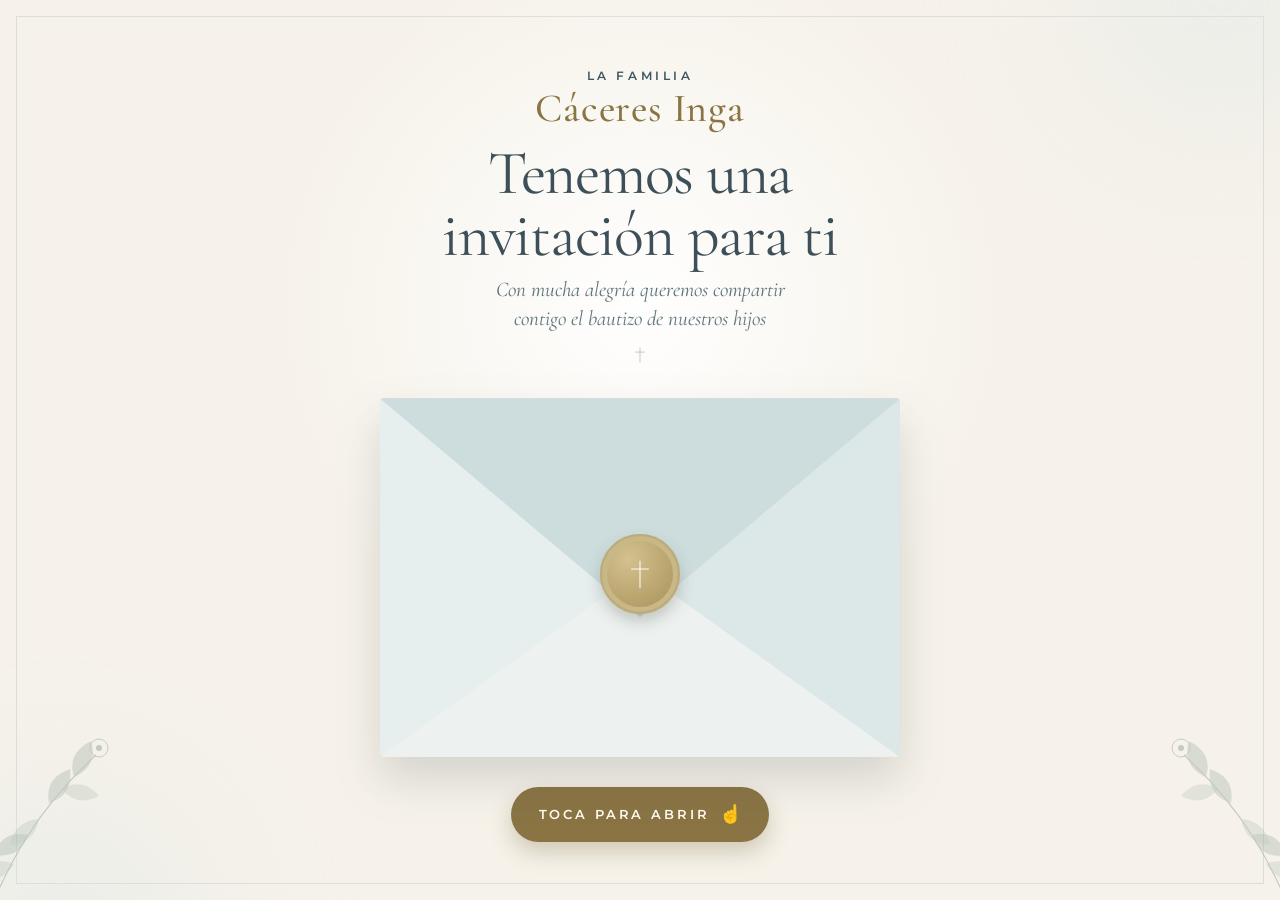
<file: bautizo-valentin-gabriel/index.html>
<!doctype html>
<html lang="es">
  <head>
    <meta charset="UTF-8" />
    <meta name="viewport" content="width=device-width, initial-scale=1.0" />
    <title>Bautizo de Valentín & Gabriel · Te invitamos</title>
    <meta name="description" content="Rubén y Verónika te invitan al bautizo de Valentín y Gabriel. Sábado 24 de octubre del 2026 · 9:30 AM · El Tambo. ¡Confirma tu asistencia!" />
    <meta name="robots" content="noindex, nofollow" />
    <meta name="theme-color" content="#f6f2e9" />

    <!-- Vista previa al compartir el enlace (WhatsApp, Facebook, Telegram...)
         La dirección del sitio se configura en vite.config.ts → SITIO_URL -->
    <meta property="og:type" content="website" />
    <meta property="og:locale" content="es_PE" />
    <meta property="og:site_name" content="Bautizo de Valentín & Gabriel" />
    <meta property="og:title" content="Bautizo de Valentín & Gabriel · Te invitamos" />
    <meta property="og:description" content="Sábado 24 de octubre · 9:30 AM · Capilla Virgen de la Medalla Milagrosa, El Tambo. ¡Confirma tu asistencia!" />
    <meta property="og:url" content="https://invitalive.pe/bautizo-valentin-gabriel/" />
    <meta property="og:image" content="https://invitalive.pe/bautizo-valentin-gabriel/img/compartir.jpg" />
    <meta property="og:image:secure_url" content="https://invitalive.pe/bautizo-valentin-gabriel/img/compartir.jpg" />
    <meta property="og:image:type" content="image/jpeg" />
    <meta property="og:image:width" content="1200" />
    <meta property="og:image:height" content="630" />
    <meta property="og:image:alt" content="Bautizo de Valentín y Gabriel · Sábado 24 de octubre · El Tambo" />
    <meta name="twitter:card" content="summary_large_image" />
    <meta name="twitter:title" content="Bautizo de Valentín & Gabriel · Te invitamos" />
    <meta name="twitter:image" content="https://invitalive.pe/bautizo-valentin-gabriel/img/compartir.jpg" />
    <script type="module" crossorigin src="./assets/index-CLolHx-b.js"></script>
    <link rel="stylesheet" crossorigin href="./assets/index-DbCfFR54.css">
  </head>
  <body>
    <div id="root"></div>
  </body>
</html>
</file>
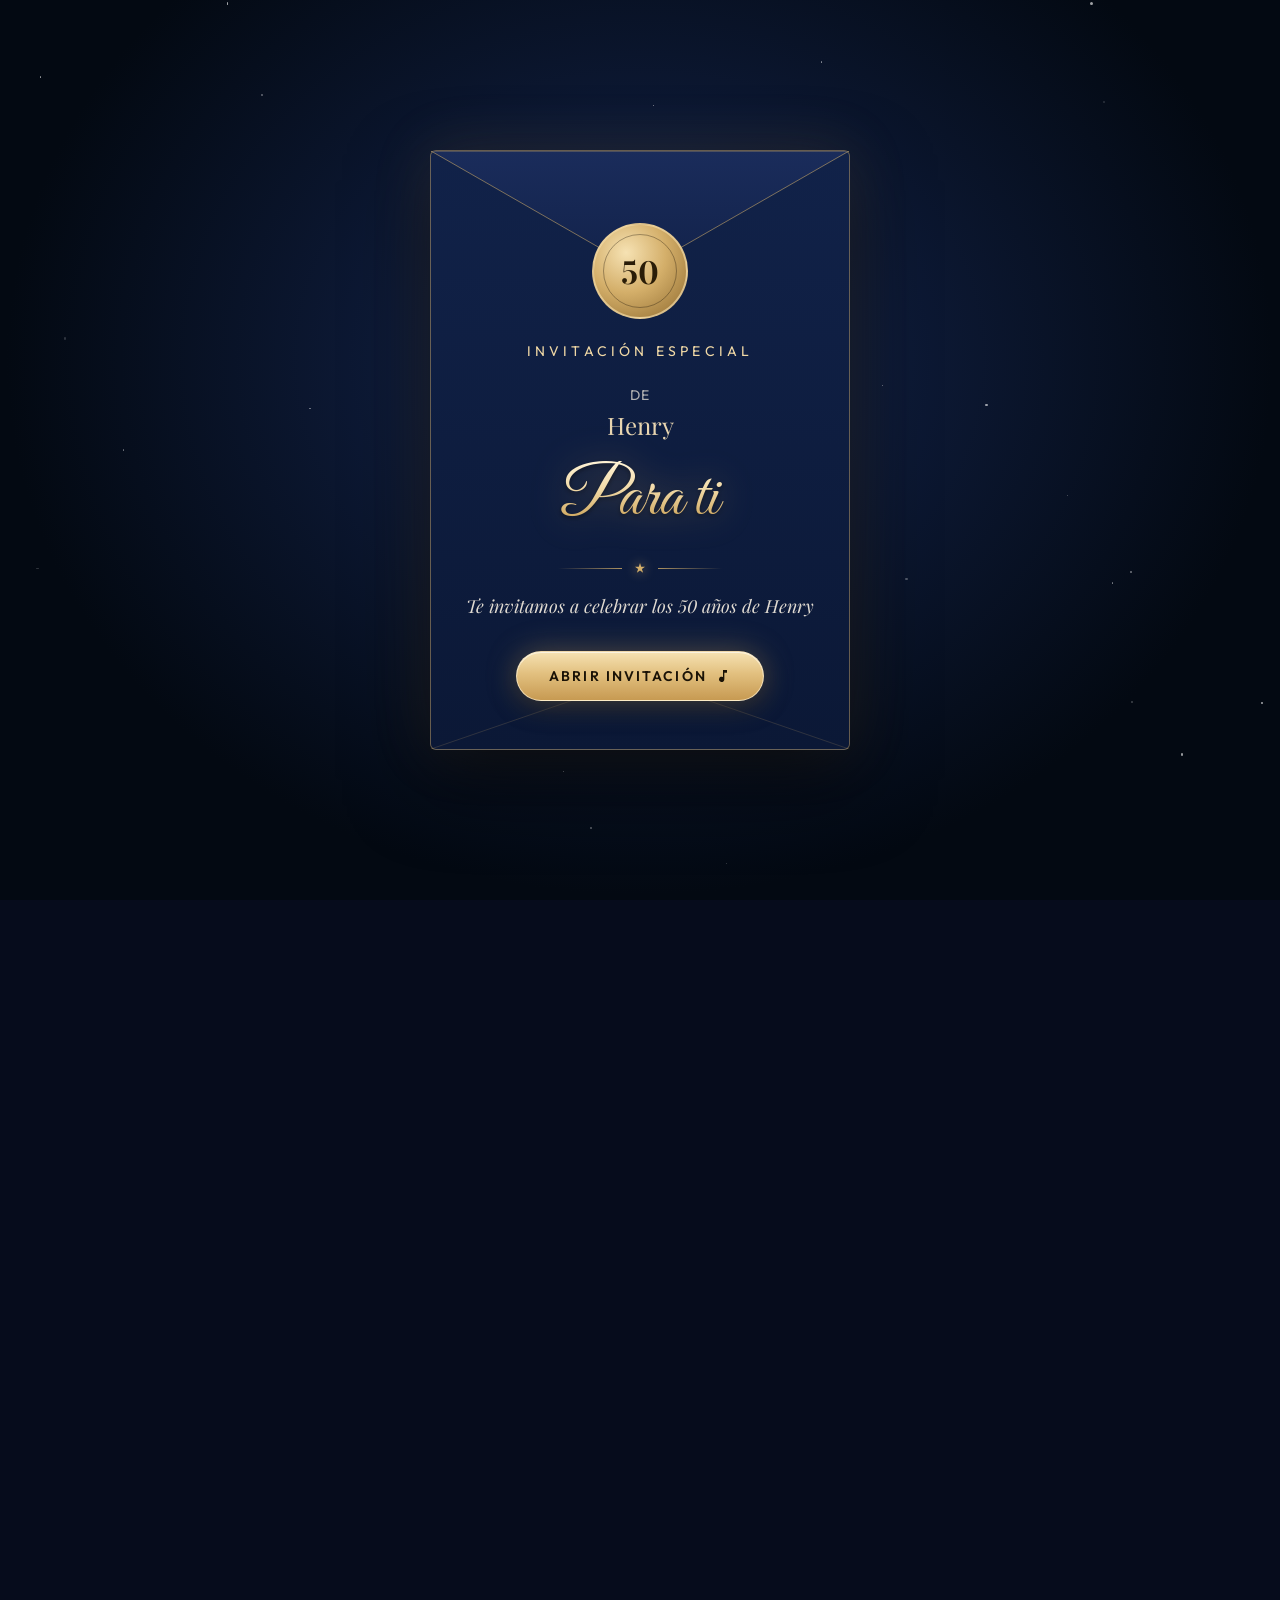
<file: henry-50/index.html>
<!doctype html>
<html lang="es">
  <head>
    <meta charset="UTF-8" />
    <meta name="viewport" content="width=device-width, initial-scale=1.0" />
    <title>Los 50 años de Henry · Te invitamos</title>
    <meta name="description" content="Su familia te invita a celebrar los 50 años de Henry. Sábado 10 de octubre del 2026 · 11:00 AM. ¡Confirma tu asistencia!" />
    <meta name="robots" content="noindex, nofollow" />
    <meta name="theme-color" content="#060C1C" />

    <!-- Vista previa al compartir el enlace (WhatsApp, Facebook, Telegram...)
         La dirección del sitio se configura en vite.config.ts → SITIO_URL -->
    <meta property="og:type" content="website" />
    <meta property="og:locale" content="es_PE" />
    <meta property="og:site_name" content="Henry · 50 años" />
    <meta property="og:title" content="Los 50 años de Henry · Te invitamos" />
    <meta property="og:description" content="Su familia te invita a celebrar los 50 años de Henry. Sábado 10 de octubre · 11:00 AM. ¡Confirma tu asistencia!" />
    <meta property="og:url" content="https://invitalive.pe/henry-50/" />
    <meta property="og:image" content="https://invitalive.pe/henry-50/img/IMG_3.jpeg" />
    <meta property="og:image:secure_url" content="https://invitalive.pe/henry-50/img/IMG_3.jpeg" />
    <meta property="og:image:type" content="image/jpeg" />
    <meta property="og:image:width" content="1080" />
    <meta property="og:image:height" content="1440" />
    <meta property="og:image:alt" content="Te invitamos · Henry · 50 años" />
    <meta name="twitter:card" content="summary_large_image" />
    <meta name="twitter:title" content="Los 50 años de Henry · Te invitamos" />
    <meta name="twitter:image" content="https://invitalive.pe/henry-50/img/IMG_3.jpeg" />
    <script type="module" crossorigin src="./assets/index-By4y8lSz.js"></script>
    <link rel="stylesheet" crossorigin href="./assets/index-Cj8ooafR.css">
  </head>
  <body>
    <div id="root"></div>
  </body>
</html>
</file>
<file: bautizo-valentin-gabriel/assets/index-DbCfFR54.css>
@import "https://fonts.googleapis.com/css2?family=Cormorant+Garamond:ital,wght@0,400;0,500;1,400&family=Montserrat:wght@400;500;600&display=swap";@layer components,utilities;@layer theme{:root,:host{--font-sans:-apple-system, BlinkMacSystemFont, "Segoe UI", Roboto, "Helvetica Neue", "Noto Sans", Arial, sans-serif, "Apple Color Emoji", "Segoe UI Emoji", "Segoe UI Symbol", "Noto Color Emoji";--font-mono:ui-monospace, SFMono-Regular, Menlo, Monaco, Consolas, "Liberation Mono", "Courier New", monospace;--default-font-family:var(--font-sans);--default-mono-font-family:var(--font-mono)}}@layer base{*,:after,:before,::backdrop{box-sizing:border-box;border:0 solid;margin:0;padding:0}::file-selector-button{box-sizing:border-box;border:0 solid;margin:0;padding:0}html,:host{-webkit-text-size-adjust:100%;tab-size:4;line-height:1.5;font-family:var(--default-font-family,-apple-system, BlinkMacSystemFont, "Segoe UI", Roboto, "Helvetica Neue", "Noto Sans", Arial, sans-serif, "Apple Color Emoji", "Segoe UI Emoji", "Segoe UI Symbol", "Noto Color Emoji");font-feature-settings:var(--default-font-feature-settings,normal);font-variation-settings:var(--default-font-variation-settings,normal);-webkit-tap-highlight-color:transparent}hr{height:0;color:inherit;border-top-width:1px}abbr:where([title]){-webkit-text-decoration:underline dotted;text-decoration:underline dotted}h1,h2,h3,h4,h5,h6{font-size:inherit;font-weight:inherit}a{color:inherit;-webkit-text-decoration:inherit;-webkit-text-decoration:inherit;-webkit-text-decoration:inherit;-webkit-text-decoration:inherit;text-decoration:inherit}b,strong{font-weight:bolder}code,kbd,samp,pre{font-family:var(--default-mono-font-family,ui-monospace, SFMono-Regular, Menlo, Monaco, Consolas, "Liberation Mono", "Courier New", monospace);font-feature-settings:var(--default-mono-font-feature-settings,normal);font-variation-settings:var(--default-mono-font-variation-settings,normal);font-size:1em}small{font-size:80%}sub,sup{vertical-align:baseline;font-size:75%;line-height:0;position:relative}sub{bottom:-.25em}sup{top:-.5em}table{text-indent:0;border-color:inherit;border-collapse:collapse}:-moz-focusring:where(:not(iframe)){outline:auto}progress{vertical-align:baseline}summary{display:list-item}ol,ul,menu{list-style:none}img,svg,video,canvas,audio,iframe,embed,object{vertical-align:middle;display:block}img,video{max-width:100%;height:auto}button,input,select,optgroup,textarea{font:inherit;font-feature-settings:inherit;font-variation-settings:inherit;letter-spacing:inherit;color:inherit;opacity:1;background-color:#0000;border-radius:0}::file-selector-button{font:inherit;font-feature-settings:inherit;font-variation-settings:inherit;letter-spacing:inherit;color:inherit;opacity:1;background-color:#0000;border-radius:0}:where(select:is([multiple],[size])) optgroup{font-weight:bolder}:where(select:is([multiple],[size])) optgroup option{padding-inline-start:20px}::file-selector-button{margin-inline-end:4px}::placeholder{opacity:1}@supports (not ((-webkit-appearance:-apple-pay-button))) or (contain-intrinsic-size:1px){::placeholder{color:currentColor}@supports (color:color-mix(in lab, red, red)){::placeholder{color:color-mix(in oklab, currentcolor 50%, transparent)}}}textarea{resize:vertical}::-webkit-search-decoration{-webkit-appearance:none}::-webkit-date-and-time-value{min-height:1lh;text-align:inherit}::-webkit-datetime-edit{display:inline-flex}::-webkit-datetime-edit-fields-wrapper{padding:0}::-webkit-datetime-edit{padding-block:0}::-webkit-datetime-edit-year-field{padding-block:0}::-webkit-datetime-edit-month-field{padding-block:0}::-webkit-datetime-edit-day-field{padding-block:0}::-webkit-datetime-edit-hour-field{padding-block:0}::-webkit-datetime-edit-minute-field{padding-block:0}::-webkit-datetime-edit-second-field{padding-block:0}::-webkit-datetime-edit-millisecond-field{padding-block:0}::-webkit-datetime-edit-meridiem-field{padding-block:0}::-webkit-calendar-picker-indicator{line-height:1}:-moz-ui-invalid{box-shadow:none}button,input:where([type=button],[type=reset],[type=submit]){appearance:button}::file-selector-button{appearance:button}::-webkit-inner-spin-button{height:auto}::-webkit-outer-spin-button{height:auto}[hidden]:where(:not([hidden=until-found])){display:none!important}}:root{color:#354955;font-synthesis:none;background:#f6f2e9;font-family:Montserrat,sans-serif}*{box-sizing:border-box}html{scroll-behavior:smooth}body{min-width:320px;margin:0}button,a{-webkit-tap-highlight-color:transparent}.eyebrow{color:#8296a3;letter-spacing:.24em;text-transform:uppercase;margin:0;font-size:11px;font-weight:600;line-height:1.7}.entrance{background:radial-gradient(circle at 50% 34%,#fffffff2,#f6f2e9b8 42%,#0000 70%),#f6f2e9;flex-direction:column;justify-content:center;align-items:center;min-height:100svh;padding:40px 24px 28px;display:flex;position:relative;overflow:hidden}.entrance:before{content:"";pointer-events:none;border:1px solid #7d949f38;position:absolute;inset:16px}.entrance-orb{filter:blur(70px);opacity:.34;background:#dce7ea;border-radius:50%;width:320px;height:320px;position:absolute}.orb-one{top:-170px;right:-100px}.orb-two{bottom:-190px;left:-100px}.botanical{color:#9cac9e;opacity:.55;width:min(34vw,180px);position:absolute;bottom:-26px;left:-26px}.botanical-flip{left:auto;right:-26px;transform:scaleX(-1)}.entrance-copy{z-index:2;text-align:center;margin-bottom:34px;transition:opacity .4s,transform .4s}.entrance-copy h1{color:#3d5059;letter-spacing:-.02em;max-width:520px;margin:7px 0 8px;font-family:Cormorant Garamond,serif;font-size:clamp(40px,10vw,62px);font-weight:400;line-height:1}.family-name{color:#8a7444;letter-spacing:.02em;margin:0 0 14px;font-family:Cormorant Garamond,serif;font-size:clamp(30px,7.5vw,40px);font-weight:500;line-height:1.05}.family-name span{color:#3f5761;letter-spacing:.3em;text-transform:uppercase;margin-bottom:4px;font-family:Montserrat,sans-serif;font-size:12px;font-weight:600;display:block}.entrance-sub{color:#5e737b;max-width:380px;margin:4px auto 14px;font-family:Cormorant Garamond,serif;font-size:clamp(18px,4.6vw,21px);font-style:italic;line-height:1.4}.letter small{color:#8a7444;letter-spacing:.2em;text-transform:uppercase;margin-top:2px;font-size:clamp(8px,2vw,10px);font-weight:600}.tiny-cross{color:#b5a57e;width:12px;height:17px;margin:0 auto}.tiny-cross svg{width:100%}.envelope-button{z-index:2;color:inherit;cursor:pointer;background:0 0;border:0;outline:0;position:relative}.envelope-button:focus-visible .envelope{outline-offset:8px;outline:2px solid #8296a3}.envelope{aspect-ratio:1.45;filter:drop-shadow(0 22px 22px #3b484b2e);width:min(90vw,520px);transition:transform .4s;position:relative}.envelope-button:hover .envelope{transform:translateY(-5px)}.envelope-back{background:#d6e1e2;border-radius:4px;position:absolute;inset:0}.letter{color:#b6c5c6;z-index:1;background:#fffdf7;border:1px solid #b3a07759;flex-direction:column;align-items:center;height:82%;transition:transform 1s cubic-bezier(.2,.75,.2,1);display:flex;position:absolute;bottom:7%;left:7%;right:7%}.letter svg{width:clamp(60px,15vw,80px);margin-top:clamp(18px,4vw,28px)}.letter span{color:#617783;font-family:Cormorant Garamond,serif;font-size:clamp(26px,6vw,34px);font-style:italic}.envelope-front-left,.envelope-front-right,.envelope-front-bottom{z-index:2;border-radius:4px;position:absolute;inset:0}.envelope-front-left{clip-path:polygon(0 0,52% 56%,0 100%);background:#e6eeee}.envelope-front-right{clip-path:polygon(100% 0,48% 56%,100% 100%);background:#dce7e7}.envelope-front-bottom{clip-path:polygon(0 100%,50% 48%,100% 100%);background:#edf2f0}.envelope-flap{z-index:3;clip-path:polygon(0 0,100% 0,50% 61%);transform-origin:top;background:#cddddd;border-radius:4px;transition:transform .75s cubic-bezier(.5,0,.2,1),z-index 0s .25s;position:absolute;inset:0}.wax-seal{z-index:5;color:#fffaf0;background:radial-gradient(circle at 35% 30%,#d3c18e,#b39d66 70%);border:1px solid #d6c497;border-radius:50%;place-items:center;width:78px;height:78px;transition:opacity .25s .25s,transform .35s .18s;animation:2.2s ease-in-out infinite seal-pulse;display:grid;position:absolute;top:49%;left:50%;transform:translate(-50%,-50%);box-shadow:inset 0 0 0 5px #c9b887,0 8px 16px #49483b47}.wax-seal:before,.wax-seal:after{content:"";pointer-events:none;border:2px solid #bca876b3;border-radius:50%;animation:2.2s ease-out infinite seal-ripple;position:absolute;inset:-2px}.wax-seal:after{animation-delay:1.1s}.wax-seal svg{width:22px;height:31px}@keyframes seal-pulse{0%,to{transform:translate(-50%,-50%)scale(1)}50%{transform:translate(-50%,-50%)scale(1.08)}}@keyframes seal-ripple{0%{opacity:.9;transform:scale(1)}to{opacity:0;transform:scale(1.75)}}.envelope-button:hover .wax-seal{animation-duration:1.2s}.open-label{color:#fffaf0;letter-spacing:.22em;text-transform:uppercase;background:#8a7444;border-radius:999px;align-items:center;gap:10px;margin-top:30px;padding:14px 28px;font-size:13px;font-weight:600;animation:2.2s ease-in-out infinite label-bounce;display:inline-flex;box-shadow:0 10px 22px #6e5c3447}.open-label:after{content:"☝";letter-spacing:0;font-size:18px;animation:1.1s ease-in-out infinite tap-hand}@keyframes label-bounce{0%,to{transform:translateY(0)}50%{transform:translateY(-6px)}}@keyframes tap-hand{0%,to{transform:translateY(0)scale(1)}50%{transform:translateY(3px)scale(.88)}}.is-opening .envelope-flap{z-index:0;transform:rotateX(180deg)}.is-opening .wax-seal{opacity:0;transform:translate(-50%,-90%)scale(.6)}.is-opening .wax-seal,.is-opening .wax-seal:before,.is-opening .wax-seal:after,.is-opening .open-label,.is-opening .open-label:after{animation:none}.is-opening .open-label:after{content:none}.is-opening .letter{transform:translateY(-58%)}.is-opening .entrance-copy{opacity:0;transform:translateY(-12px)}.is-opening .envelope{animation:.45s ease-in .75s forwards envelope-exit}@keyframes envelope-exit{to{opacity:0;transform:translateY(-25px)scale(1.06)}}.invitation{background:#fbfaf6;min-height:100vh;animation:.8s both page-enter;overflow:hidden}@keyframes page-enter{0%{opacity:0}}.music-control{z-index:20;color:#fff;cursor:pointer;-webkit-backdrop-filter:blur(8px);backdrop-filter:blur(8px);background:#4a5f69b8;border:1px solid #ffffffa6;border-radius:50%;place-items:center;width:42px;height:42px;display:grid;position:fixed;top:18px;right:18px;box-shadow:0 5px 18px #2c3a402b}.music-control svg{fill:none;stroke:currentColor;stroke-linecap:round;stroke-linejoin:round;stroke-width:1.6px;width:19px}.equalizer{align-items:center;gap:3px;height:17px;display:flex}.equalizer i{background:#fff;width:2px;height:7px;animation:.8s ease-in-out infinite alternate equalize}.equalizer i:nth-child(2){height:14px;animation-delay:-.25s}.equalizer i:nth-child(3){height:10px;animation-delay:-.5s}@keyframes equalize{to{height:16px}}.hero-section{text-align:center;background:linear-gradient(#35495521,#0000 25%),radial-gradient(circle at 50% 25%,#ffffffe6,#0000 32%),linear-gradient(160deg,#cddde0,#eef1eb 52%,#d8e1dc);flex-direction:column;justify-content:center;align-items:center;min-height:100svh;padding:0 24px 48px;display:flex;position:relative}.hero-section:after{content:"";border:1px solid #ffffff8c;position:absolute;inset:14px}.stars{color:#fffc;justify-content:space-between;width:min(520px,90%);font-size:13px;display:flex;position:absolute;top:6%}.hero-dove{color:#ffffffeb;filter:drop-shadow(0 8px 8px #475b5f14);width:105px;margin-bottom:20px}.hero-section h1{color:#526975;max-width:560px;margin:16px 0 22px;font-family:Cormorant Garamond,serif;font-size:clamp(28px,6.5vw,46px);font-style:italic;font-weight:400;line-height:1.15}.names{color:#344b57;flex-direction:column;font-family:Cormorant Garamond,serif;font-size:clamp(64px,16vw,100px);line-height:.76;display:flex}.names b{color:#8a7444;margin:14px 0 10px;font-size:clamp(36px,8vw,48px);font-style:normal;font-weight:500;line-height:1}.hero-date{color:#3f5761;border-top:1px solid #8a744473;border-bottom:1px solid #8a744473;flex-direction:column;align-items:center;gap:4px;width:fit-content;margin:26px auto 0;padding:12px 30px;display:flex}.hero-date strong{color:#2f4652;font-variant-numeric:lining-nums tabular-nums;letter-spacing:.02em;font-family:Montserrat,sans-serif;font-size:clamp(19px,5vw,24px);font-weight:600;line-height:1.2}.hero-date span{letter-spacing:.2em;text-transform:uppercase;font-size:12px;font-weight:600}.parents-message{text-align:center;background:#fffdf8;padding:100px 24px;position:relative;overflow:hidden}.parents-message .botanical{opacity:.22}.message-body{z-index:1;max-width:620px;margin:26px auto 0;position:relative}.message-body p{color:#3f5761;margin:0 0 18px;font-family:Cormorant Garamond,serif;font-size:clamp(21px,4.8vw,26px);font-style:italic;line-height:1.5}.message-signature{z-index:1;color:#8a7444;margin:30px 0 0;font-family:Cormorant Garamond,serif;font-size:clamp(30px,7vw,40px);font-style:italic;position:relative}.message-signature:before{content:"";background:#b6a77e;width:42px;height:1px;margin:0 auto 24px;display:block}.scroll-cue{z-index:2;color:#2f4652;letter-spacing:.2em;text-transform:uppercase;cursor:pointer;background:0 0;border:0;flex-direction:column;align-items:center;gap:2px;padding:8px 16px;font:600 11px Montserrat,sans-serif;display:flex;position:absolute;bottom:26px}.scroll-cue svg{fill:none;stroke:#8a7444;stroke-width:2.2px;stroke-linecap:round;stroke-linejoin:round;width:30px;height:30px;animation:1.6s ease-in-out infinite arrow-bounce}.scroll-cue:focus-visible{outline-offset:2px;border-radius:8px;outline:2px solid #8a7444}.verse-section{text-align:center;background:#fbf9f3;padding:90px 24px}.section-cross{color:#b4a476;width:21px;margin:0 auto 27px}.verse-section blockquote{color:#536771;max-width:650px;margin:0 auto;font-family:Cormorant Garamond,serif;font-size:clamp(27px,6vw,40px);font-style:italic;line-height:1.25}.verse-section p{color:#857244;letter-spacing:.24em;text-transform:uppercase;margin:21px 0 0;font-size:11px;font-weight:600}.countdown-section{text-align:center;background:#526a75;padding:92px 24px}.countdown-section .eyebrow{color:#bdcdd0}.countdown-section h2{color:#f6f2e9;max-width:620px;margin:10px auto 40px;font-family:Cormorant Garamond,serif;font-size:clamp(38px,8vw,56px);font-weight:400;line-height:1.05}.countdown-grid{grid-template-columns:repeat(4,1fr);max-width:650px;margin:0 auto;display:grid}.countdown-grid div{flex-direction:column;align-items:center;padding:11px;display:flex;position:relative}.countdown-grid div:not(:last-child):after{content:"";background:#ffffff2b;width:1px;height:44px;position:absolute;top:50%;right:0;transform:translateY(-50%)}.countdown-grid strong{color:#fffdf7;font-variant-numeric:lining-nums tabular-nums;font-family:Montserrat,sans-serif;font-size:clamp(38px,8vw,58px);font-weight:500;line-height:1}.countdown-grid span{color:#dce6e8;letter-spacing:.2em;text-transform:uppercase;margin-top:9px;font-size:10px;font-weight:600}.countdown-date{color:#c5b486;letter-spacing:.35em;margin:36px 0 0;font-size:11px;font-weight:600}.countdown-inline{z-index:2;background:0 0;width:min(560px,100%);margin-top:25px;padding:0}.countdown-inline .eyebrow{color:#5e737b}.countdown-inline .countdown-grid{max-width:450px}.countdown-inline .countdown-grid div{padding:5px 9px}.countdown-inline .countdown-grid div:not(:last-child):after{background:#4359622e;height:28px}.countdown-inline .countdown-grid strong{color:#2f4652;font-size:clamp(30px,6vw,40px)}.countdown-inline .countdown-grid span{color:#4f656e;letter-spacing:.12em;margin-top:7px;font-size:10px}.countdown-inline .countdown-date{display:none}.children-section{text-align:center;background:#f8f5ed;padding:100px 24px 110px}.children-section>h2{color:#3d535e;letter-spacing:-.02em;margin:10px 0 48px;font-family:Cormorant Garamond,serif;font-size:clamp(42px,9vw,62px);font-weight:400}.children-grid{grid-template-columns:repeat(2,1fr);gap:clamp(34px,8vw,80px);max-width:780px;margin:0 auto;display:grid}.child-card{min-width:0}.portrait-frame{background:#fffdf8;border:1px solid #a493697a;border-radius:50% 50% 5px 5px;padding:9px;position:relative;box-shadow:0 18px 45px #414e4f1a}.portrait-frame:before,.portrait-frame:after{z-index:2;color:#b5a676;content:"✦";font-size:12px;position:absolute}.portrait-frame:before{top:8%;left:-5px}.portrait-frame:after{font-size:8px;bottom:18%;right:-5px}.portrait-photo{aspect-ratio:.82;object-fit:cover;object-position:50% 25%;background:#e6eeee;border-radius:50% 50% 3px 3px;width:100%;display:block}.child-card>p{color:#857244;letter-spacing:.2em;text-transform:uppercase;margin:24px 0 4px;font-size:11px;font-weight:600}.child-card h3{color:#455d68;margin:0;font-family:Cormorant Garamond,serif;font-size:42px;font-style:italic;font-weight:400}.baptism-symbols{text-align:center;background:#edf2ef;padding:100px 24px}.baptism-symbols>h2{color:#3d535e;letter-spacing:-.02em;margin:10px 0 50px;font-family:Cormorant Garamond,serif;font-size:clamp(42px,9vw,62px);font-weight:400}.symbols-grid{background:#6a838b30;grid-template-columns:repeat(3,1fr);gap:1px;max-width:920px;margin:0 auto;display:grid}.symbols-grid article{background:#edf2ef;padding:44px 30px 40px}.symbols-grid svg{color:#6e8992;stroke:currentColor;stroke-width:1.6px;stroke-linecap:round;stroke-linejoin:round;width:74px;height:74px;margin:0 auto 23px}.symbols-grid svg .icon-accent{color:#b3a16f;stroke:currentColor}.symbols-grid h3{color:#475e68;margin:0 0 10px;font-family:Cormorant Garamond,serif;font-size:26px;font-weight:500}.symbols-grid p{color:#5f7378;max-width:260px;margin:0 auto;font-family:Cormorant Garamond,serif;font-size:18px;line-height:1.5}.details-section{text-align:center;background:#dce7e7;padding:90px 20px}.details-section h2,.family-section h2,.rsvp-section h2{color:#3d535e;letter-spacing:-.02em;margin:8px 0 38px;font-family:Cormorant Garamond,serif;font-size:clamp(42px,9vw,62px);font-weight:400}.date-card{text-align:left;background:#ffffff7a;border:1px solid #5e778038;grid-template-columns:220px 1fr;max-width:760px;margin:0 auto;display:grid;box-shadow:0 18px 45px #445b6114}.date-side{background:#ffffff45;border-right:1px solid #5e77802e;flex-direction:column;justify-content:center;align-items:center;min-height:350px;display:flex}.date-side span{color:#566e78;letter-spacing:.22em;text-transform:uppercase;font-size:11px;font-weight:600}.date-side strong{color:#4e6570;font-variant-numeric:lining-nums;margin:8px 0 14px;font-family:Cormorant Garamond,serif;font-size:100px;font-weight:400;line-height:1}.date-info{flex-direction:column;justify-content:center;gap:24px;padding:42px;display:flex}.detail-label{color:#857244;letter-spacing:.2em;text-transform:uppercase;margin-bottom:8px;font-size:11px;font-weight:600;display:block}.date-info strong{color:#425964;font-family:Cormorant Garamond,serif;font-size:25px;font-weight:500;display:block}.date-info p{color:#5f7378;margin:3px 0 8px;font-family:Cormorant Garamond,serif;font-size:19px}.date-info time{color:#3f5761;letter-spacing:.1em;font-size:13px;font-weight:600}.detail-divider{background:#5e77802e;height:1px}.maps-grid{text-align:left;grid-template-columns:repeat(2,1fr);gap:22px;max-width:980px;margin:52px auto 0;display:grid}.map-card{background:#ffffff8c;border:1px solid #5e778038;overflow:hidden;box-shadow:0 14px 35px #445b6114}.map-card iframe{filter:saturate(.7)contrast(.9);border:0;width:100%;height:250px;display:block}.map-caption{padding:24px 26px 27px;position:relative}.map-caption strong{color:#425964;font-family:Cormorant Garamond,serif;font-size:25px;font-weight:500;display:block}.map-caption p{color:#5f7378;margin:3px 0 18px;font-family:Cormorant Garamond,serif;font-size:19px}.map-caption a{color:#3f5761;letter-spacing:.18em;text-transform:uppercase;border-bottom:1px solid #82959a;padding-bottom:2px;font-size:11px;font-weight:600;text-decoration:none;display:inline-block}.family-section{text-align:center;background:#f8f5ed;padding:100px 24px;position:relative;overflow:hidden}.family-section .botanical{opacity:.28}.family-section h2{margin-bottom:24px}.family-section h3{color:#546a74;margin:10px 0 0;font-family:Cormorant Garamond,serif;font-size:34px;font-style:italic;font-weight:400}.fine-line{background:#b6a77e;width:42px;height:1px;margin:30px auto}.godparents-grid{background:#a0916b40;grid-template-columns:repeat(2,1fr);gap:1px;max-width:720px;margin:35px auto 0;display:grid}.godparents-grid article{background:#f8f5ed;padding:32px 20px}.godparents-grid article>span{color:#857244;letter-spacing:.2em;text-transform:uppercase;font-size:11px;font-weight:600}.rsvp-section{text-align:center;background:#afc2c6;flex-direction:column;justify-content:center;align-items:center;min-height:640px;padding:80px 24px;display:flex}.rsvp-dove{color:#ffffffa6;width:95px;margin-bottom:25px}.rsvp-section .eyebrow{color:#344953a8}.rsvp-section h2{margin-bottom:12px}.rsvp-section>p:not(.eyebrow){color:#3f5761;max-width:460px;margin:0 0 30px;font-family:Cormorant Garamond,serif;font-size:20px;line-height:1.4}.rsvp-form{text-align:left;background:#fff3;border:1px solid #ffffff7a;gap:18px;width:min(100%,570px);padding:31px;display:grid}.rsvp-form label{gap:7px;display:grid}.rsvp-form label>span{color:#3f5761;letter-spacing:.13em;text-transform:uppercase;font-size:11px;font-weight:600}.rsvp-form label i{letter-spacing:0;text-transform:none;font-family:Cormorant Garamond,serif;font-size:14px;font-weight:400}.rsvp-form input,.rsvp-form select,.rsvp-form textarea{color:#3f5761;background:#ffffff73;border:0;border-bottom:1px solid #3f576154;border-radius:0;outline:0;width:100%;font:16px Montserrat,sans-serif}.rsvp-form input,.rsvp-form select{height:45px;padding:0 13px}.rsvp-form textarea{resize:vertical;padding:13px}.rsvp-form input:focus,.rsvp-form select:focus,.rsvp-form textarea:focus{border-color:#405963;box-shadow:0 1px #405963}.rsvp-form input::placeholder,.rsvp-form textarea::placeholder{color:#85969b}.form-row{grid-template-columns:1fr 1fr;gap:15px;display:grid}.rsvp-form button{color:#fff;letter-spacing:.2em;text-transform:uppercase;cursor:pointer;background:#4f6872;border:1px solid #4f6872;justify-self:stretch;padding:16px 24px;font-size:12px;font-weight:600;transition:all .25s}.rsvp-form button:hover:not(:disabled){color:#405963;background:0 0}.rsvp-form button:disabled{opacity:.7;cursor:wait}.rsvp-error{color:#7a3626;background:#ffffff8c;border-left:3px solid #a4553f;margin:0;padding:10px 14px;font-size:14px}.rsvp-success span+span{opacity:.85;margin-top:10px;font-size:13px}.rsvp-success{color:#405963;background:#fff3;border:1px solid #ffffff80;flex-direction:column;justify-content:center;align-items:center;width:min(100%,480px);min-height:215px;display:flex}.rsvp-success svg{color:#f7f1df;width:18px;margin-bottom:16px}.rsvp-success strong{font-family:Cormorant Garamond,serif;font-size:29px;font-weight:500}.rsvp-success span{margin-top:5px;font-size:14px}.rsvp-section small{color:#3f5761;margin-top:50px;font-family:Cormorant Garamond,serif;font-size:19px;font-style:italic}.music-credit{color:#384d5599;letter-spacing:.08em;text-transform:uppercase;margin-top:14px;font-size:9px}.developer-footer{color:#ffffffb3;letter-spacing:.12em;text-transform:uppercase;background:#405762;justify-content:center;align-items:center;gap:10px;padding:22px 20px;font-size:10px;display:flex}.developer-footer a{color:#f6f2e9;align-items:center;gap:6px;text-decoration:none;transition:opacity .2s;display:inline-flex}.developer-footer a:hover{opacity:.72}.developer-footer a:focus-visible{outline-offset:4px;outline:1px solid #f6f2e9}.developer-footer svg{stroke:currentColor;stroke-width:1.5px;width:15px;height:15px}.developer-footer .instagram-dot{fill:currentColor;stroke:none}.developer-footer strong{letter-spacing:.08em;text-transform:none;font-size:12px;font-weight:600}.family-section .parents-names{flex-direction:column;align-items:center;gap:4px;font-size:clamp(30px,7vw,46px);line-height:1.1;display:flex}.family-section .parents-names b{color:#8a7444;font-size:24px;font-style:normal;font-weight:400}.godparents-grid h3{font-size:clamp(21px,4.4vw,28px);line-height:1.2}.godparents-grid h3+h3{margin-top:6px}h1,h2,.entrance-sub,.intro,blockquote{text-wrap:balance}.hero-section>*{animation:1s cubic-bezier(.2,.7,.2,1) both hero-rise}.hero-section>.stars{animation-name:fade-in;animation-delay:.1s}.hero-section>.hero-dove{animation:1s cubic-bezier(.2,.7,.2,1) .2s both hero-rise,5s ease-in-out 1.4s infinite dove-float}.hero-section>.eyebrow{animation-delay:.45s}.hero-section>h1{animation-delay:.65s}.hero-section>.names{animation-delay:.9s}.hero-section>.hero-date{animation-delay:1.1s}.hero-section>.countdown-inline{animation-delay:1.35s}.hero-section>.scroll-cue{animation-delay:1.6s}@keyframes hero-rise{0%{opacity:0;transform:translateY(26px)}}@keyframes fade-in{0%{opacity:0}}@keyframes dove-float{0%,to{transform:translateY(0)rotate(0)}50%{transform:translateY(-10px)rotate(-3deg)}}.stars span{animation:3s ease-in-out infinite twinkle}.stars span:nth-child(2){animation-delay:.6s}.stars span:nth-child(3){animation-delay:1.2s}.stars span:nth-child(4){animation-delay:1.8s}.stars span:nth-child(5){animation-delay:2.4s}@keyframes twinkle{0%,to{opacity:1}50%{opacity:.25}}@keyframes arrow-bounce{0%,to{transform:translateY(0)}50%{transform:translateY(7px)}}.parents-message .botanical,.family-section .botanical{transform-origin:0 100%;animation:7s ease-in-out infinite sway}.parents-message .botanical-flip,.family-section .botanical-flip{transform-origin:100% 100%;animation-name:sway-flip}@keyframes sway{0%,to{transform:rotate(0)}50%{transform:rotate(3deg)}}@keyframes sway-flip{0%,to{transform:scaleX(-1)rotate(0)}50%{transform:scaleX(-1)rotate(3deg)}}.reveal{opacity:0;transition:opacity .9s,transform .9s cubic-bezier(.2,.7,.2,1);transform:translateY(32px)}.reveal.is-visible{opacity:1;transform:none}.child-card.reveal .portrait-photo{filter:blur(8px)saturate(.6);transition:filter 1.4s .25s}.child-card.reveal.is-visible .portrait-photo{filter:none}@media (prefers-reduced-motion:reduce){*,:before,:after{scroll-behavior:auto!important;transition-duration:.01ms!important;animation-duration:.01ms!important;animation-iteration-count:1!important}}@media (width<=600px){.entrance{justify-content:center;padding:40px 32px 32px}.entrance-copy{margin-bottom:22px}.family-name{margin-bottom:10px;font-size:clamp(26px,8vw,32px)}.entrance-copy h1{font-size:clamp(32px,9.5vw,40px);line-height:1.05}.entrance-sub{max-width:300px;margin-bottom:10px;font-size:clamp(16px,4.6vw,18px)}.envelope{width:min(100vw - 72px,400px)}.letter svg{width:clamp(46px,13vw,60px);margin-top:14px}.letter span{font-size:clamp(22px,6.5vw,28px)}.open-label{letter-spacing:.18em;margin-top:22px;padding:13px 24px;font-size:12px}.wax-seal{width:58px;height:58px}.wax-seal svg{width:17px;height:24px}.hero-section{justify-content:flex-start;min-height:100svh;padding-top:44px;padding-bottom:36px}.hero-dove{width:64px;margin-bottom:6px}.hero-section h1{margin-top:8px}.scroll-cue{margin-top:16px;position:static}.hero-date{margin-top:18px;padding:10px 24px}.parents-message{padding:80px 22px}.countdown-inline{margin-top:14px;padding-left:0;padding-right:0}.countdown-section{padding-left:12px;padding-right:12px}.countdown-grid strong{font-size:34px}.countdown-grid span{letter-spacing:.08em;font-size:9px}.children-grid{grid-template-columns:1fr;max-width:360px}.symbols-grid{grid-template-columns:1fr;max-width:380px}.symbols-grid article{padding:36px 25px}.date-card{grid-template-columns:1fr}.date-side{border-bottom:1px solid #5e77802e;border-right:0;min-height:220px}.date-side strong{font-size:82px}.date-info{text-align:center;padding:34px 30px}.maps-grid,.godparents-grid{grid-template-columns:1fr}.map-card iframe{height:220px}.form-row{grid-template-columns:1fr}.rsvp-form{padding:25px 20px}.eyebrow{letter-spacing:.18em;font-size:12.5px}.family-name span{letter-spacing:.22em;font-size:12.5px}.entrance-sub{font-size:18px}.open-label{font-size:13px}.letter small{font-size:10px}.hero-section h1{font-size:clamp(30px,8.4vw,36px)}.hero-date span{letter-spacing:.14em;font-size:13px}.hero-date strong{font-size:21px}.countdown-inline .eyebrow{font-size:12.5px}.countdown-inline .countdown-grid strong{font-size:32px}.countdown-inline .countdown-grid span{letter-spacing:.06em;font-size:10.5px}.scroll-cue{font-size:12.5px}.message-body p{font-size:21px}.verse-section blockquote{font-size:28px}.verse-section p{font-size:13px}.child-card>p{letter-spacing:.14em;font-size:13px}.child-card h3{font-size:40px}.symbols-grid h3{font-size:28px}.symbols-grid p{max-width:300px;font-size:19.5px}.date-side span{letter-spacing:.16em;font-size:13px}.detail-label{letter-spacing:.14em;font-size:12.5px}.date-info strong,.map-caption strong{font-size:27px}.date-info p,.map-caption p{font-size:20px}.date-info time{font-size:15px}.map-caption a{letter-spacing:.12em;font-size:13px}.family-section .parents-names{font-size:36px}.godparents-grid article>span{letter-spacing:.14em;font-size:12.5px}.godparents-grid h3{font-size:26px}.rsvp-section>p:not(.eyebrow){font-size:21px}.rsvp-form label>span{letter-spacing:.1em;font-size:12.5px}.rsvp-form label i,.rsvp-form input,.rsvp-form select,.rsvp-form textarea{font-size:16px}.rsvp-form button{font-size:13.5px}.rsvp-success strong{font-size:32px}.rsvp-success span{font-size:16px}.rsvp-section small{font-size:21px}.music-credit{font-size:10.5px;line-height:1.5}.developer-footer{font-size:11px}.developer-footer strong{font-size:13px}}
</file>
<file: henry-50/assets/index-Cj8ooafR.css>
@import"https://fonts.googleapis.com/css2?family=Great+Vibes&family=Playfair+Display:ital,wght@0,400;0,600;0,700;1,400;1,600&family=Cormorant+Garamond:ital,wght@0,400;0,500;0,600;1,400&family=Outfit:wght@300;400;500;600;700&display=swap";@layer components;@layer properties{@supports (((-webkit-hyphens:none)) and (not (margin-trim:inline))) or ((-moz-orient:inline) and (not (color:rgb(from red r g b)))){*,:before,:after,::backdrop{--tw-rotate-x:initial;--tw-rotate-y:initial;--tw-rotate-z:initial;--tw-skew-x:initial;--tw-skew-y:initial;--tw-space-y-reverse:0;--tw-border-style:solid;--tw-leading:initial;--tw-font-weight:initial;--tw-tracking:initial;--tw-ordinal:initial;--tw-slashed-zero:initial;--tw-numeric-figure:initial;--tw-numeric-spacing:initial;--tw-numeric-fraction:initial;--tw-blur:initial;--tw-brightness:initial;--tw-contrast:initial;--tw-grayscale:initial;--tw-hue-rotate:initial;--tw-invert:initial;--tw-opacity:initial;--tw-saturate:initial;--tw-sepia:initial;--tw-drop-shadow:initial;--tw-drop-shadow-color:initial;--tw-drop-shadow-alpha:100%;--tw-drop-shadow-size:initial;--tw-backdrop-blur:initial;--tw-backdrop-brightness:initial;--tw-backdrop-contrast:initial;--tw-backdrop-grayscale:initial;--tw-backdrop-hue-rotate:initial;--tw-backdrop-invert:initial;--tw-backdrop-opacity:initial;--tw-backdrop-saturate:initial;--tw-backdrop-sepia:initial;--tw-duration:initial;--tw-scale-x:1;--tw-scale-y:1;--tw-scale-z:1}}}@layer theme{:root,:host{--font-sans:-apple-system, BlinkMacSystemFont, "Segoe UI", Roboto, "Helvetica Neue", "Noto Sans", Arial, sans-serif, "Apple Color Emoji", "Segoe UI Emoji", "Segoe UI Symbol", "Noto Color Emoji";--font-mono:ui-monospace, SFMono-Regular, Menlo, Monaco, Consolas, "Liberation Mono", "Courier New", monospace;--color-red-300:oklch(80.8% .114 19.571);--color-white:#fff;--spacing:.25rem;--container-lg:32rem;--container-2xl:42rem;--container-3xl:48rem;--container-4xl:56rem;--container-5xl:64rem;--container-6xl:72rem;--text-xs:.75rem;--text-xs--line-height:calc(1 / .75);--text-sm:.875rem;--text-sm--line-height:calc(1.25 / .875);--text-base:1rem;--text-base--line-height: 1.5 ;--text-lg:1.125rem;--text-lg--line-height:calc(1.75 / 1.125);--text-xl:1.25rem;--text-xl--line-height:calc(1.75 / 1.25);--text-2xl:1.5rem;--text-2xl--line-height:calc(2 / 1.5);--text-3xl:1.875rem;--text-3xl--line-height: 1.2 ;--text-4xl:2.25rem;--text-4xl--line-height:calc(2.5 / 2.25);--text-5xl:3rem;--text-5xl--line-height:1;--font-weight-medium:500;--font-weight-semibold:600;--tracking-wide:.025em;--tracking-wider:.05em;--tracking-widest:.1em;--leading-tight:1.25;--leading-snug:1.375;--leading-relaxed:1.625;--radius-md:.375rem;--radius-lg:.5rem;--radius-xl:.75rem;--radius-2xl:1rem;--animate-bounce:bounce 1s infinite;--blur-md:12px;--default-transition-duration:.15s;--default-transition-timing-function:cubic-bezier(.4, 0, .2, 1);--default-font-family:var(--font-sans);--default-mono-font-family:var(--font-mono);--color-gold:#d4af6a;--color-gold-light:#f1d9a6;--color-champagne:#e8d5b0;--color-cream:#f7efe2;--color-deep:#060c1c;--font-playfair:"Playfair Display", Georgia, serif;--font-cormorant:"Cormorant Garamond", Georgia, serif;--font-outfit:"Outfit", system-ui, sans-serif}}@layer base{*,:after,:before,::backdrop{box-sizing:border-box;border:0 solid;margin:0;padding:0}::file-selector-button{box-sizing:border-box;border:0 solid;margin:0;padding:0}html,:host{-webkit-text-size-adjust:100%;tab-size:4;line-height:1.5;font-family:var(--default-font-family,-apple-system, BlinkMacSystemFont, "Segoe UI", Roboto, "Helvetica Neue", "Noto Sans", Arial, sans-serif, "Apple Color Emoji", "Segoe UI Emoji", "Segoe UI Symbol", "Noto Color Emoji");font-feature-settings:var(--default-font-feature-settings,normal);font-variation-settings:var(--default-font-variation-settings,normal);-webkit-tap-highlight-color:transparent}hr{height:0;color:inherit;border-top-width:1px}abbr:where([title]){-webkit-text-decoration:underline dotted;text-decoration:underline dotted}h1,h2,h3,h4,h5,h6{font-size:inherit;font-weight:inherit}a{color:inherit;-webkit-text-decoration:inherit;text-decoration:inherit}b,strong{font-weight:bolder}code,kbd,samp,pre{font-family:var(--default-mono-font-family,ui-monospace, SFMono-Regular, Menlo, Monaco, Consolas, "Liberation Mono", "Courier New", monospace);font-feature-settings:var(--default-mono-font-feature-settings,normal);font-variation-settings:var(--default-mono-font-variation-settings,normal);font-size:1em}small{font-size:80%}sub,sup{vertical-align:baseline;font-size:75%;line-height:0;position:relative}sub{bottom:-.25em}sup{top:-.5em}table{text-indent:0;border-color:inherit;border-collapse:collapse}:-moz-focusring:where(:not(iframe)){outline:auto}progress{vertical-align:baseline}summary{display:list-item}ol,ul,menu{list-style:none}img,svg,video,canvas,audio,iframe,embed,object{vertical-align:middle;display:block}img,video{max-width:100%;height:auto}button,input,select,optgroup,textarea{font:inherit;font-feature-settings:inherit;font-variation-settings:inherit;letter-spacing:inherit;color:inherit;opacity:1;background-color:#0000;border-radius:0}::file-selector-button{font:inherit;font-feature-settings:inherit;font-variation-settings:inherit;letter-spacing:inherit;color:inherit;opacity:1;background-color:#0000;border-radius:0}:where(select:is([multiple],[size])) optgroup{font-weight:bolder}:where(select:is([multiple],[size])) optgroup option{padding-inline-start:20px}::file-selector-button{margin-inline-end:4px}::placeholder{opacity:1}@supports (not ((-webkit-appearance:-apple-pay-button))) or (contain-intrinsic-size:1px){::placeholder{color:currentColor}@supports (color:color-mix(in lab,red,red)){::placeholder{color:color-mix(in oklab,currentcolor 50%,transparent)}}}textarea{resize:vertical}::-webkit-search-decoration{-webkit-appearance:none}::-webkit-date-and-time-value{min-height:1lh;text-align:inherit}::-webkit-datetime-edit{display:inline-flex}::-webkit-datetime-edit-fields-wrapper{padding:0}::-webkit-datetime-edit{padding-block:0}::-webkit-datetime-edit-year-field{padding-block:0}::-webkit-datetime-edit-month-field{padding-block:0}::-webkit-datetime-edit-day-field{padding-block:0}::-webkit-datetime-edit-hour-field{padding-block:0}::-webkit-datetime-edit-minute-field{padding-block:0}::-webkit-datetime-edit-second-field{padding-block:0}::-webkit-datetime-edit-millisecond-field{padding-block:0}::-webkit-datetime-edit-meridiem-field{padding-block:0}::-webkit-calendar-picker-indicator{line-height:1}:-moz-ui-invalid{box-shadow:none}button,input:where([type=button],[type=reset],[type=submit]){appearance:button}::file-selector-button{appearance:button}::-webkit-inner-spin-button{height:auto}::-webkit-outer-spin-button{height:auto}[hidden]:where(:not([hidden=until-found])){display:none!important}}@layer utilities{.pointer-events-none{pointer-events:none}.visible{visibility:visible}.absolute{position:absolute}.fixed{position:fixed}.relative{position:relative}.inset-0{inset:0}.inset-x-0{inset-inline:0}.top-0{top:0}.top-1{top:var(--spacing)}.top-5{top:calc(var(--spacing) * 5)}.top-\[72px\]{top:72px}.right-5{right:calc(var(--spacing) * 5)}.bottom-0{bottom:0}.bottom-1{bottom:var(--spacing)}.bottom-4{bottom:calc(var(--spacing) * 4)}.left-1\/2{left:50%}.left-4{left:calc(var(--spacing) * 4)}.left-\[1\.1rem\]{left:1.1rem}.z-10{z-index:10}.z-20{z-index:20}.z-30{z-index:30}.z-40{z-index:40}.z-50{z-index:50}.z-\[90\]{z-index:90}.z-\[100\]{z-index:100}.col-span-1{grid-column:span 1/span 1}.col-span-2{grid-column:span 2/span 2}.row-span-1{grid-row:span 1/span 1}.row-span-2{grid-row:span 2/span 2}.mx-auto{margin-inline:auto}.-mt-2{margin-top:calc(var(--spacing) * -2)}.-mt-8{margin-top:calc(var(--spacing) * -8)}.mt-0\.5{margin-top:calc(var(--spacing) * .5)}.mt-5{margin-top:calc(var(--spacing) * 5)}.mt-6{margin-top:calc(var(--spacing) * 6)}.mt-8{margin-top:calc(var(--spacing) * 8)}.mt-12{margin-top:calc(var(--spacing) * 12)}.mb-0\.5{margin-bottom:calc(var(--spacing) * .5)}.mb-1{margin-bottom:var(--spacing)}.mb-2{margin-bottom:calc(var(--spacing) * 2)}.mb-3{margin-bottom:calc(var(--spacing) * 3)}.mb-4{margin-bottom:calc(var(--spacing) * 4)}.mb-5{margin-bottom:calc(var(--spacing) * 5)}.mb-6{margin-bottom:calc(var(--spacing) * 6)}.mb-7{margin-bottom:calc(var(--spacing) * 7)}.mb-8{margin-bottom:calc(var(--spacing) * 8)}.mb-10{margin-bottom:calc(var(--spacing) * 10)}.-ml-12{margin-left:calc(var(--spacing) * -12)}.block{display:block}.flex{display:flex}.grid{display:grid}.hidden{display:none}.inline-flex{display:inline-flex}.h-2{height:calc(var(--spacing) * 2)}.h-3\.5{height:calc(var(--spacing) * 3.5)}.h-4{height:calc(var(--spacing) * 4)}.h-5{height:calc(var(--spacing) * 5)}.h-7{height:calc(var(--spacing) * 7)}.h-9{height:calc(var(--spacing) * 9)}.h-10{height:calc(var(--spacing) * 10)}.h-20{height:calc(var(--spacing) * 20)}.h-24{height:calc(var(--spacing) * 24)}.h-\[2\.2rem\]{height:2.2rem}.h-\[2px\]{height:2px}.h-\[4\.6rem\]{height:4.6rem}.h-\[5\.6rem\]{height:5.6rem}.h-\[120px\]{height:120px}.h-full{height:100%}.h-px{height:1px}.max-h-\[88vh\]{max-height:88vh}.min-h-\[100svh\]{min-height:100svh}.min-h-screen{min-height:100vh}.w-0\.5{width:calc(var(--spacing) * .5)}.w-2{width:calc(var(--spacing) * 2)}.w-2\/3{width:66.6667%}.w-3\.5{width:calc(var(--spacing) * 3.5)}.w-4{width:calc(var(--spacing) * 4)}.w-5{width:calc(var(--spacing) * 5)}.w-7{width:calc(var(--spacing) * 7)}.w-9{width:calc(var(--spacing) * 9)}.w-10{width:calc(var(--spacing) * 10)}.w-16{width:calc(var(--spacing) * 16)}.w-20{width:calc(var(--spacing) * 20)}.w-24{width:calc(var(--spacing) * 24)}.w-40{width:calc(var(--spacing) * 40)}.w-\[2\.2rem\]{width:2.2rem}.w-\[4\.6rem\]{width:4.6rem}.w-full{width:100%}.w-px{width:1px}.max-w-2xl{max-width:var(--container-2xl)}.max-w-3xl{max-width:var(--container-3xl)}.max-w-4xl{max-width:var(--container-4xl)}.max-w-5xl{max-width:var(--container-5xl)}.max-w-6xl{max-width:var(--container-6xl)}.max-w-\[420px\]{max-width:420px}.max-w-full{max-width:100%}.max-w-lg{max-width:var(--container-lg)}.shrink-0{flex-shrink:0}.transform{transform:var(--tw-rotate-x,) var(--tw-rotate-y,) var(--tw-rotate-z,) var(--tw-skew-x,) var(--tw-skew-y,)}.animate-bounce{animation:var(--animate-bounce)}.cursor-pointer{cursor:pointer}.resize-none{resize:none}.auto-rows-\[200px\]{grid-auto-rows:200px}.grid-cols-1{grid-template-columns:repeat(1,minmax(0,1fr))}.grid-cols-2{grid-template-columns:repeat(2,minmax(0,1fr))}.flex-col{flex-direction:column}.items-center{align-items:center}.items-end{align-items:flex-end}.items-start{align-items:flex-start}.justify-between{justify-content:space-between}.justify-center{justify-content:center}.gap-0\.5{gap:calc(var(--spacing) * .5)}.gap-1{gap:var(--spacing)}.gap-1\.5{gap:calc(var(--spacing) * 1.5)}.gap-2{gap:calc(var(--spacing) * 2)}.gap-2\.5{gap:calc(var(--spacing) * 2.5)}.gap-3{gap:calc(var(--spacing) * 3)}.gap-4{gap:calc(var(--spacing) * 4)}.gap-5{gap:calc(var(--spacing) * 5)}.gap-6{gap:calc(var(--spacing) * 6)}.gap-8{gap:calc(var(--spacing) * 8)}.gap-10{gap:calc(var(--spacing) * 10)}:where(.space-y-5>:not(:last-child)){--tw-space-y-reverse:0;margin-block-start:calc(calc(var(--spacing) * 5) * var(--tw-space-y-reverse));margin-block-end:calc(calc(var(--spacing) * 5) * calc(1 - var(--tw-space-y-reverse)))}:where(.space-y-7>:not(:last-child)){--tw-space-y-reverse:0;margin-block-start:calc(calc(var(--spacing) * 7) * var(--tw-space-y-reverse));margin-block-end:calc(calc(var(--spacing) * 7) * calc(1 - var(--tw-space-y-reverse)))}.overflow-hidden{overflow:hidden}.overflow-x-hidden{overflow-x:hidden}.rounded-2xl{border-radius:var(--radius-2xl)}.rounded-full{border-radius:3.40282e38px}.rounded-lg{border-radius:var(--radius-lg)}.rounded-md{border-radius:var(--radius-md)}.rounded-xl{border-radius:var(--radius-xl)}.border{border-style:var(--tw-border-style);border-width:1px}.border-2{border-style:var(--tw-border-style);border-width:2px}.border-t{border-top-style:var(--tw-border-style);border-top-width:1px}.border-gold{border-color:var(--color-gold)}.border-gold-light\/70{border-color:#f1d9a6b3}@supports (color:color-mix(in lab,red,red)){.border-gold-light\/70{border-color:color-mix(in oklab,var(--color-gold-light) 70%,transparent)}}.border-gold\/35{border-color:#d4af6a59}@supports (color:color-mix(in lab,red,red)){.border-gold\/35{border-color:color-mix(in oklab,var(--color-gold) 35%,transparent)}}.bg-\[\#060C1C\]{background-color:#060c1c}.bg-white{background-color:var(--color-white)}.bg-white\/5{background-color:#ffffff0d}@supports (color:color-mix(in lab,red,red)){.bg-white\/5{background-color:color-mix(in oklab,var(--color-white) 5%,transparent)}}.bg-cover{background-size:cover}.bg-center{background-position:50%}.object-contain{object-fit:contain}.object-cover{object-fit:cover}.p-4{padding:calc(var(--spacing) * 4)}.p-6{padding:calc(var(--spacing) * 6)}.px-4{padding-inline:calc(var(--spacing) * 4)}.px-5{padding-inline:calc(var(--spacing) * 5)}.px-6{padding-inline:calc(var(--spacing) * 6)}.px-7{padding-inline:calc(var(--spacing) * 7)}.px-8{padding-inline:calc(var(--spacing) * 8)}.py-1\.5{padding-block:calc(var(--spacing) * 1.5)}.py-2{padding-block:calc(var(--spacing) * 2)}.py-3{padding-block:calc(var(--spacing) * 3)}.py-3\.5{padding-block:calc(var(--spacing) * 3.5)}.py-4{padding-block:calc(var(--spacing) * 4)}.py-10{padding-block:calc(var(--spacing) * 10)}.py-14{padding-block:calc(var(--spacing) * 14)}.py-16{padding-block:calc(var(--spacing) * 16)}.py-20{padding-block:calc(var(--spacing) * 20)}.pt-0\.5{padding-top:calc(var(--spacing) * .5)}.pt-6{padding-top:calc(var(--spacing) * 6)}.pt-16{padding-top:calc(var(--spacing) * 16)}.pt-28{padding-top:calc(var(--spacing) * 28)}.pt-\[190px\]{padding-top:190px}.pr-3{padding-right:calc(var(--spacing) * 3)}.pr-5{padding-right:calc(var(--spacing) * 5)}.pb-1{padding-bottom:var(--spacing)}.pb-12{padding-bottom:calc(var(--spacing) * 12)}.pb-16{padding-bottom:calc(var(--spacing) * 16)}.pb-28{padding-bottom:calc(var(--spacing) * 28)}.pl-1\.5{padding-left:calc(var(--spacing) * 1.5)}.pl-4{padding-left:calc(var(--spacing) * 4)}.text-center{text-align:center}.text-left{text-align:left}.font-cormorant{font-family:var(--font-cormorant)}.font-outfit{font-family:var(--font-outfit)}.font-playfair{font-family:var(--font-playfair)}.text-2xl{font-size:var(--text-2xl);line-height:var(--tw-leading,var(--text-2xl--line-height))}.text-4xl{font-size:var(--text-4xl);line-height:var(--tw-leading,var(--text-4xl--line-height))}.text-base{font-size:var(--text-base);line-height:var(--tw-leading,var(--text-base--line-height))}.text-lg{font-size:var(--text-lg);line-height:var(--tw-leading,var(--text-lg--line-height))}.text-sm{font-size:var(--text-sm);line-height:var(--tw-leading,var(--text-sm--line-height))}.text-xl{font-size:var(--text-xl);line-height:var(--tw-leading,var(--text-xl--line-height))}.text-xs{font-size:var(--text-xs);line-height:var(--tw-leading,var(--text-xs--line-height))}.text-\[0\.8rem\]{font-size:.8rem}.text-\[0\.68rem\]{font-size:.68rem}.text-\[1\.35rem\]{font-size:1.35rem}.leading-\[1\.2\]{--tw-leading:1.2;line-height:1.2}.leading-\[1\.15\]{--tw-leading:1.15;line-height:1.15}.leading-none{--tw-leading:1;line-height:1}.leading-relaxed{--tw-leading:var(--leading-relaxed);line-height:var(--leading-relaxed)}.leading-snug{--tw-leading:var(--leading-snug);line-height:var(--leading-snug)}.leading-tight{--tw-leading:var(--leading-tight);line-height:var(--leading-tight)}.font-medium{--tw-font-weight:var(--font-weight-medium);font-weight:var(--font-weight-medium)}.font-semibold{--tw-font-weight:var(--font-weight-semibold);font-weight:var(--font-weight-semibold)}.tracking-\[0\.2em\]{--tw-tracking:.2em;letter-spacing:.2em}.tracking-\[0\.3em\]{--tw-tracking:.3em;letter-spacing:.3em}.tracking-\[0\.08em\]{--tw-tracking:.08em;letter-spacing:.08em}.tracking-\[0\.15em\]{--tw-tracking:.15em;letter-spacing:.15em}.tracking-\[0\.18em\]{--tw-tracking:.18em;letter-spacing:.18em}.tracking-\[0\.25em\]{--tw-tracking:.25em;letter-spacing:.25em}.tracking-wide{--tw-tracking:var(--tracking-wide);letter-spacing:var(--tracking-wide)}.tracking-wider{--tw-tracking:var(--tracking-wider);letter-spacing:var(--tracking-wider)}.tracking-widest{--tw-tracking:var(--tracking-widest);letter-spacing:var(--tracking-widest)}.break-words{overflow-wrap:break-word}.text-champagne{color:var(--color-champagne)}.text-cream{color:var(--color-cream)}.text-cream\/30{color:#f7efe24d}@supports (color:color-mix(in lab,red,red)){.text-cream\/30{color:color-mix(in oklab,var(--color-cream) 30%,transparent)}}.text-cream\/40{color:#f7efe266}@supports (color:color-mix(in lab,red,red)){.text-cream\/40{color:color-mix(in oklab,var(--color-cream) 40%,transparent)}}.text-cream\/50{color:#f7efe280}@supports (color:color-mix(in lab,red,red)){.text-cream\/50{color:color-mix(in oklab,var(--color-cream) 50%,transparent)}}.text-cream\/55{color:#f7efe28c}@supports (color:color-mix(in lab,red,red)){.text-cream\/55{color:color-mix(in oklab,var(--color-cream) 55%,transparent)}}.text-cream\/60{color:#f7efe299}@supports (color:color-mix(in lab,red,red)){.text-cream\/60{color:color-mix(in oklab,var(--color-cream) 60%,transparent)}}.text-cream\/65{color:#f7efe2a6}@supports (color:color-mix(in lab,red,red)){.text-cream\/65{color:color-mix(in oklab,var(--color-cream) 65%,transparent)}}.text-cream\/70{color:#f7efe2b3}@supports (color:color-mix(in lab,red,red)){.text-cream\/70{color:color-mix(in oklab,var(--color-cream) 70%,transparent)}}.text-cream\/75{color:#f7efe2bf}@supports (color:color-mix(in lab,red,red)){.text-cream\/75{color:color-mix(in oklab,var(--color-cream) 75%,transparent)}}.text-cream\/80{color:#f7efe2cc}@supports (color:color-mix(in lab,red,red)){.text-cream\/80{color:color-mix(in oklab,var(--color-cream) 80%,transparent)}}.text-cream\/85{color:#f7efe2d9}@supports (color:color-mix(in lab,red,red)){.text-cream\/85{color:color-mix(in oklab,var(--color-cream) 85%,transparent)}}.text-cream\/90{color:#f7efe2e6}@supports (color:color-mix(in lab,red,red)){.text-cream\/90{color:color-mix(in oklab,var(--color-cream) 90%,transparent)}}.text-gold-light{color:var(--color-gold-light)}.text-gold\/55{color:#d4af6a8c}@supports (color:color-mix(in lab,red,red)){.text-gold\/55{color:color-mix(in oklab,var(--color-gold) 55%,transparent)}}.text-gold\/60{color:#d4af6a99}@supports (color:color-mix(in lab,red,red)){.text-gold\/60{color:color-mix(in oklab,var(--color-gold) 60%,transparent)}}.text-gold\/70{color:#d4af6ab3}@supports (color:color-mix(in lab,red,red)){.text-gold\/70{color:color-mix(in oklab,var(--color-gold) 70%,transparent)}}.text-red-300{color:var(--color-red-300)}.uppercase{text-transform:uppercase}.italic{font-style:italic}.tabular-nums{--tw-numeric-spacing:tabular-nums;font-variant-numeric:var(--tw-ordinal,) var(--tw-slashed-zero,) var(--tw-numeric-figure,) var(--tw-numeric-spacing,) var(--tw-numeric-fraction,)}.opacity-0{opacity:0}.filter{filter:var(--tw-blur,) var(--tw-brightness,) var(--tw-contrast,) var(--tw-grayscale,) var(--tw-hue-rotate,) var(--tw-invert,) var(--tw-saturate,) var(--tw-sepia,) var(--tw-drop-shadow,)}.backdrop-blur-md{--tw-backdrop-blur:blur(var(--blur-md));-webkit-backdrop-filter:var(--tw-backdrop-blur,) var(--tw-backdrop-brightness,) var(--tw-backdrop-contrast,) var(--tw-backdrop-grayscale,) var(--tw-backdrop-hue-rotate,) var(--tw-backdrop-invert,) var(--tw-backdrop-opacity,) var(--tw-backdrop-saturate,) var(--tw-backdrop-sepia,);backdrop-filter:var(--tw-backdrop-blur,) var(--tw-backdrop-brightness,) var(--tw-backdrop-contrast,) var(--tw-backdrop-grayscale,) var(--tw-backdrop-hue-rotate,) var(--tw-backdrop-invert,) var(--tw-backdrop-opacity,) var(--tw-backdrop-saturate,) var(--tw-backdrop-sepia,)}.transition{transition-property:color,background-color,border-color,outline-color,text-decoration-color,fill,stroke,--tw-gradient-from,--tw-gradient-via,--tw-gradient-to,opacity,box-shadow,transform,translate,scale,rotate,filter,-webkit-backdrop-filter,backdrop-filter,display,content-visibility,overlay,pointer-events;transition-timing-function:var(--tw-ease,var(--default-transition-timing-function));transition-duration:var(--tw-duration,var(--default-transition-duration))}.transition-all{transition-property:all;transition-timing-function:var(--tw-ease,var(--default-transition-timing-function));transition-duration:var(--tw-duration,var(--default-transition-duration))}.transition-colors{transition-property:color,background-color,border-color,outline-color,text-decoration-color,fill,stroke,--tw-gradient-from,--tw-gradient-via,--tw-gradient-to;transition-timing-function:var(--tw-ease,var(--default-transition-timing-function));transition-duration:var(--tw-duration,var(--default-transition-duration))}.transition-opacity{transition-property:opacity;transition-timing-function:var(--tw-ease,var(--default-transition-timing-function));transition-duration:var(--tw-duration,var(--default-transition-duration))}.transition-transform{transition-property:transform,translate,scale,rotate;transition-timing-function:var(--tw-ease,var(--default-transition-timing-function));transition-duration:var(--tw-duration,var(--default-transition-duration))}.duration-300{--tw-duration:.3s;transition-duration:.3s}.duration-500{--tw-duration:.5s;transition-duration:.5s}.duration-700{--tw-duration:.7s;transition-duration:.7s}@media(hover:hover){.group-hover\:scale-110:is(:where(.group):hover *){--tw-scale-x:110%;--tw-scale-y:110%;--tw-scale-z:110%;scale:var(--tw-scale-x) var(--tw-scale-y)}.group-hover\:scale-125:is(:where(.group):hover *){--tw-scale-x:125%;--tw-scale-y:125%;--tw-scale-z:125%;scale:var(--tw-scale-x) var(--tw-scale-y)}.group-hover\:opacity-100:is(:where(.group):hover *){opacity:1}}.placeholder\:text-cream\/40::placeholder{color:#f7efe266}@supports (color:color-mix(in lab,red,red)){.placeholder\:text-cream\/40::placeholder{color:color-mix(in oklab,var(--color-cream) 40%,transparent)}}.last\:mb-0:last-child{margin-bottom:0}@media(hover:hover){.hover\:text-cream:hover{color:var(--color-cream)}.hover\:text-gold:hover{color:var(--color-gold)}.hover\:text-gold-light:hover{color:var(--color-gold-light)}.hover\:opacity-80:hover{opacity:.8}.hover\:opacity-90:hover{opacity:.9}}.focus\:border-gold\/70:focus{border-color:#d4af6ab3}@supports (color:color-mix(in lab,red,red)){.focus\:border-gold\/70:focus{border-color:color-mix(in oklab,var(--color-gold) 70%,transparent)}}.focus\:outline-none:focus{--tw-outline-style:none;outline-style:none}@media(min-width:40rem){.sm\:h-28{height:calc(var(--spacing) * 28)}.sm\:w-24{width:calc(var(--spacing) * 24)}.sm\:grid-cols-2{grid-template-columns:repeat(2,minmax(0,1fr))}.sm\:grid-cols-3{grid-template-columns:repeat(3,minmax(0,1fr))}.sm\:gap-4{gap:calc(var(--spacing) * 4)}.sm\:px-6{padding-inline:calc(var(--spacing) * 6)}.sm\:text-2xl{font-size:var(--text-2xl);line-height:var(--tw-leading,var(--text-2xl--line-height))}.sm\:text-sm{font-size:var(--text-sm);line-height:var(--tw-leading,var(--text-sm--line-height))}.sm\:text-xs{font-size:var(--text-xs);line-height:var(--tw-leading,var(--text-xs--line-height))}.sm\:tracking-\[0\.2em\]{--tw-tracking:.2em;letter-spacing:.2em}}@media(min-width:48rem){.md\:bottom-6{bottom:calc(var(--spacing) * 6)}.md\:left-6{left:calc(var(--spacing) * 6)}.md\:col-span-2{grid-column:span 2/span 2}.md\:col-span-3{grid-column:span 3/span 3}.md\:-mt-4{margin-top:calc(var(--spacing) * -4)}.md\:mb-6{margin-bottom:calc(var(--spacing) * 6)}.md\:mb-10{margin-bottom:calc(var(--spacing) * 10)}.md\:block{display:block}.md\:flex{display:flex}.md\:hidden{display:none}.md\:h-36{height:calc(var(--spacing) * 36)}.md\:w-36{width:calc(var(--spacing) * 36)}.md\:w-72{width:calc(var(--spacing) * 72)}.md\:auto-rows-\[220px\]{grid-auto-rows:220px}.md\:grid-cols-3{grid-template-columns:repeat(3,minmax(0,1fr))}.md\:grid-cols-5{grid-template-columns:repeat(5,minmax(0,1fr))}.md\:gap-2{gap:calc(var(--spacing) * 2)}.md\:gap-4{gap:calc(var(--spacing) * 4)}.md\:gap-5{gap:calc(var(--spacing) * 5)}.md\:gap-10{gap:calc(var(--spacing) * 10)}.md\:px-10{padding-inline:calc(var(--spacing) * 10)}.md\:py-32{padding-block:calc(var(--spacing) * 32)}.md\:pb-16{padding-bottom:calc(var(--spacing) * 16)}.md\:text-2xl{font-size:var(--text-2xl);line-height:var(--tw-leading,var(--text-2xl--line-height))}.md\:text-3xl{font-size:var(--text-3xl);line-height:var(--tw-leading,var(--text-3xl--line-height))}.md\:text-5xl{font-size:var(--text-5xl);line-height:var(--tw-leading,var(--text-5xl--line-height))}.md\:text-base{font-size:var(--text-base);line-height:var(--tw-leading,var(--text-base--line-height))}.md\:text-sm{font-size:var(--text-sm);line-height:var(--tw-leading,var(--text-sm--line-height))}.md\:tracking-\[0\.3em\]{--tw-tracking:.3em;letter-spacing:.3em}.md\:tracking-\[0\.4em\]{--tw-tracking:.4em;letter-spacing:.4em}.md\:tracking-\[0\.5em\]{--tw-tracking:.5em;letter-spacing:.5em}.md\:tracking-\[0\.35em\]{--tw-tracking:.35em;letter-spacing:.35em}}}*{scrollbar-width:none}::-webkit-scrollbar{display:none}html{scroll-behavior:smooth;background:var(--color-deep)}::selection{color:var(--color-cream);background:#d4af6a59}.text-gold-gradient{color:#0000;background:linear-gradient(#fff3d6,#f1d9a6 35%,#d4af6a 65%,#a8813f);-webkit-background-clip:text;background-clip:text}.glow-gold{filter:drop-shadow(0 0 18px #d4af6a73)drop-shadow(0 2px 2px #00000080)}.text-legible{text-shadow:0 2px 10px #000000d9,0 1px 3px #000000e6}.gold-lines{justify-content:center;align-items:center;gap:1rem;display:flex}.gold-lines:before,.gold-lines:after{content:"";flex:1;max-width:5rem;height:1px}.gold-lines:before{background:linear-gradient(90deg,#0000,#d4af6acc)}.gold-lines:after{background:linear-gradient(270deg,#0000,#d4af6acc)}.glass-gold{-webkit-backdrop-filter:blur(8px);background:linear-gradient(160deg,#1a2c5b8c,#060c1ca6);border:1px solid #d4af6a8c;box-shadow:inset 0 1px #f1d9a640,0 0 24px #d4af6a26,0 10px 30px #00000073}.deco-bg{isolation:isolate;position:relative;overflow:hidden}.deco-bg>*{z-index:1;position:relative}.deco-bg:before{content:"";z-index:0;opacity:.13;pointer-events:none;position:absolute;inset:0;-webkit-mask-image:linear-gradient(#0000,#000 18% 82%,#0000);mask-image:linear-gradient(#0000,#000 18% 82%,#0000)}.deco-bg:after{content:"";z-index:0;pointer-events:none;background:radial-gradient(ellipse 55% 40% at var(--glow-x,50%) var(--glow-y,30%),#d4af6a21,transparent 70%);position:absolute;inset:0}.deco-rombos:before{background-image:url("data:image/svg+xml,%3Csvg xmlns='http://www.w3.org/2000/svg' width='48' height='48'%3E%3Cg fill='none' stroke='%23D4AF6A' stroke-width='1'%3E%3Cpath d='M24 0L48 24L24 48L0 24Z'/%3E%3Cpath d='M24 10L38 24L24 38L10 24Z'/%3E%3C/g%3E%3C/svg%3E");background-size:48px 48px}.deco-diagonal:before{background-image:url("data:image/svg+xml,%3Csvg xmlns='http://www.w3.org/2000/svg' width='28' height='28'%3E%3Cg stroke='%23D4AF6A' stroke-width='1'%3E%3Cpath d='M-7 7L7 -7M0 28L28 0M21 35L35 21'/%3E%3Cpath d='M-4 10L10 -4M3 31L31 3M24 38L38 24'/%3E%3C/g%3E%3C/svg%3E");background-size:28px 28px}.deco-abanicos:before{opacity:.12;background-image:url("data:image/svg+xml,%3Csvg xmlns='http://www.w3.org/2000/svg' width='60' height='60'%3E%3Cg fill='none' stroke='%23D4AF6A' stroke-width='1'%3E%3Cpath d='M0 30A30 30 0 0 1 60 30M10 30A20 20 0 0 1 50 30M20 30A10 10 0 0 1 40 30'/%3E%3Cpath d='M-30 60A30 30 0 0 1 30 60M-20 60A20 20 0 0 1 20 60M-10 60A10 10 0 0 1 10 60'/%3E%3Cpath d='M30 60A30 30 0 0 1 90 60M40 60A20 20 0 0 1 80 60M50 60A10 10 0 0 1 70 60'/%3E%3C/g%3E%3C/svg%3E");background-size:60px 60px}.deco-card{-webkit-backdrop-filter:blur(6px);background:linear-gradient(160deg,#14254fc7,#060c1ce0);border:1px solid #d4af6a59;padding:1.75rem 1.25rem;position:relative;box-shadow:0 20px 50px #00000073,inset 0 1px #f1d9a61f}@media(min-width:768px){.deco-card{padding:2.5rem}}.deco-card:before{content:"";pointer-events:none;border:1px solid #d4af6a24;position:absolute;inset:6px}.deco-corner{border:0 solid var(--color-gold);pointer-events:none;width:26px;height:26px;position:absolute}.deco-corner:after{content:"";background:var(--color-gold);width:6px;height:6px;position:absolute;transform:rotate(45deg)}.deco-tl{border-top-width:2px;border-left-width:2px;top:-1px;left:-1px}.deco-tr{border-top-width:2px;border-right-width:2px;top:-1px;right:-1px}.deco-bl{border-bottom-width:2px;border-left-width:2px;bottom:-1px;left:-1px}.deco-br{border-bottom-width:2px;border-right-width:2px;bottom:-1px;right:-1px}.deco-tl:after{top:-4px;left:-4px}.deco-tr:after{top:-4px;right:-4px}.deco-bl:after{bottom:-4px;left:-4px}.deco-br:after{bottom:-4px;right:-4px}.btn-gold{color:#1a1206;background:linear-gradient(#f6e2b3,#e2c07f 45%,#c79a52);border:1px solid #fff0cdb3;transition:transform .25s,box-shadow .25s,filter .25s;box-shadow:inset 0 1px #fff9,0 0 30px #d4af6a59,0 8px 24px #0006}.btn-gold:hover{filter:brightness(1.05);transform:translateY(-2px);box-shadow:inset 0 1px #fff9,0 0 45px #d4af6a80,0 12px 30px #00000073}.btn-gold:disabled{opacity:.6;cursor:wait;transform:none}.nav-link{padding-bottom:6px;position:relative}.nav-link:after{content:"";background:var(--color-gold);width:0;height:1px;transition:width .3s,left .3s;position:absolute;bottom:0;left:50%;box-shadow:0 0 8px #d4af6acc}.nav-link:hover:after{width:60%;left:20%}@keyframes pulse-ring{0%{box-shadow:0 0 #d4af6a80}70%{box-shadow:0 0 0 14px #d4af6a00}to{box-shadow:0 0 #d4af6a00}}@keyframes float{0%,to{transform:translateY(0)}50%{transform:translateY(-8px)}}@keyframes wax-pulse{0%,to{transform:scale(1);box-shadow:0 0 #d4af6a99,0 8px 40px #d4af6a4d}50%{transform:scale(1.04);box-shadow:0 0 0 10px #d4af6a00,0 12px 50px #d4af6a73}}@keyframes shimmer{0%,to{opacity:.85}50%{opacity:1}}@keyframes fade-up{0%{opacity:0;transform:translateY(18px)}to{opacity:1;transform:translateY(0)}}@keyframes eq{0%,to{transform:scaleY(.4)}50%{transform:scaleY(1)}}.eq-bar{transform-origin:bottom;animation:.9s ease-in-out infinite eq}.pulse-ring{animation:2.2s cubic-bezier(.4,0,.6,1) infinite pulse-ring}.float-anim{animation:4s ease-in-out infinite float}.wax-pulse{animation:2.5s ease-in-out infinite wax-pulse}.shimmer{animation:3s ease-in-out infinite shimmer}.fade-up{animation:.9s both fade-up}@media(prefers-reduced-motion:reduce){.pulse-ring,.float-anim,.wax-pulse,.shimmer,.fade-up{animation:none}}*{font-variant-numeric:lining-nums tabular-nums}.env-flap{transform-origin:top;backface-visibility:visible}@keyframes seal-break{0%{opacity:1;transform:scale(1)rotate(0)}35%{opacity:1;transform:scale(1.18)rotate(-8deg)}to{opacity:0;transform:scale(.5)rotate(25deg)translateY(60px)}}@keyframes flap-open{0%{transform:rotateX(0)}to{transform:rotateX(180deg)}}@keyframes letter-out{0%{opacity:1;transform:translateY(0)scale(1)}60%{opacity:1;transform:translateY(-46px)scale(1.03)}to{opacity:0;transform:translateY(-90px)scale(1.08)}}@keyframes env-away{0%{transform:translateY(0)scale(1)}to{transform:translateY(50px)scale(.94)}}.env-opening{animation:.9s ease-in 1s both env-away}.env-opening .env-seal{animation:.55s ease-in both seal-break}.env-opening .env-flap{animation:.7s cubic-bezier(.5,0,.2,1) .35s both flap-open}.env-opening .env-letter{animation:.95s ease-in-out .9s both letter-out}.reveal{opacity:0;transition:opacity .8s,transform .8s cubic-bezier(.2,.7,.2,1);transform:translateY(26px)}.reveal.is-visible{opacity:1;transform:none}.text-shine{background-image:linear-gradient(110deg,#0000 42%,#fffffff2,#0000 58%),linear-gradient(#fff3d6,#f1d9a6 35%,#d4af6a 65%,#a8813f);background-position:160% 0,0 0;background-repeat:no-repeat;background-size:220% 100%,100% 100%;-webkit-background-clip:text;background-clip:text;padding:0 .22em .08em;animation:5.5s ease-in-out 1.5s infinite shine;display:inline-block}@keyframes shine{0%{background-position:160% 0,0 0}32%,to{background-position:-60% 0,0 0}}.confetti span{opacity:0;animation-name:confetti-fall;animation-timing-function:cubic-bezier(.3,.2,.6,1);animation-fill-mode:both;position:absolute;top:-20px}@keyframes confetti-fall{0%{opacity:1;transform:translate(0)rotate(0)}85%{opacity:1}to{transform:translate3d(var(--dx,0),105vh,0) rotate(var(--rot,540deg));opacity:0}}@media(prefers-reduced-motion:reduce){.env-opening,.env-opening .env-seal,.env-opening .env-flap,.env-opening .env-letter,.text-shine{animation:none}.reveal{opacity:1;transition:none;transform:none}.confetti{display:none}}@property --tw-rotate-x{syntax:"*";inherits:false}@property --tw-rotate-y{syntax:"*";inherits:false}@property --tw-rotate-z{syntax:"*";inherits:false}@property --tw-skew-x{syntax:"*";inherits:false}@property --tw-skew-y{syntax:"*";inherits:false}@property --tw-space-y-reverse{syntax:"*";inherits:false;initial-value:0}@property --tw-border-style{syntax:"*";inherits:false;initial-value:solid}@property --tw-leading{syntax:"*";inherits:false}@property --tw-font-weight{syntax:"*";inherits:false}@property --tw-tracking{syntax:"*";inherits:false}@property --tw-ordinal{syntax:"*";inherits:false}@property --tw-slashed-zero{syntax:"*";inherits:false}@property --tw-numeric-figure{syntax:"*";inherits:false}@property --tw-numeric-spacing{syntax:"*";inherits:false}@property --tw-numeric-fraction{syntax:"*";inherits:false}@property --tw-blur{syntax:"*";inherits:false}@property --tw-brightness{syntax:"*";inherits:false}@property --tw-contrast{syntax:"*";inherits:false}@property --tw-grayscale{syntax:"*";inherits:false}@property --tw-hue-rotate{syntax:"*";inherits:false}@property --tw-invert{syntax:"*";inherits:false}@property --tw-opacity{syntax:"*";inherits:false}@property --tw-saturate{syntax:"*";inherits:false}@property --tw-sepia{syntax:"*";inherits:false}@property --tw-drop-shadow{syntax:"*";inherits:false}@property --tw-drop-shadow-color{syntax:"*";inherits:false}@property --tw-drop-shadow-alpha{syntax:"<percentage>";inherits:false;initial-value:100%}@property --tw-drop-shadow-size{syntax:"*";inherits:false}@property --tw-backdrop-blur{syntax:"*";inherits:false}@property --tw-backdrop-brightness{syntax:"*";inherits:false}@property --tw-backdrop-contrast{syntax:"*";inherits:false}@property --tw-backdrop-grayscale{syntax:"*";inherits:false}@property --tw-backdrop-hue-rotate{syntax:"*";inherits:false}@property --tw-backdrop-invert{syntax:"*";inherits:false}@property --tw-backdrop-opacity{syntax:"*";inherits:false}@property --tw-backdrop-saturate{syntax:"*";inherits:false}@property --tw-backdrop-sepia{syntax:"*";inherits:false}@property --tw-duration{syntax:"*";inherits:false}@property --tw-scale-x{syntax:"*";inherits:false;initial-value:1}@property --tw-scale-y{syntax:"*";inherits:false;initial-value:1}@property --tw-scale-z{syntax:"*";inherits:false;initial-value:1}@keyframes bounce{0%,to{animation-timing-function:cubic-bezier(.8,0,1,1);transform:translateY(-25%)}50%{animation-timing-function:cubic-bezier(0,0,.2,1);transform:none}}
</file>
